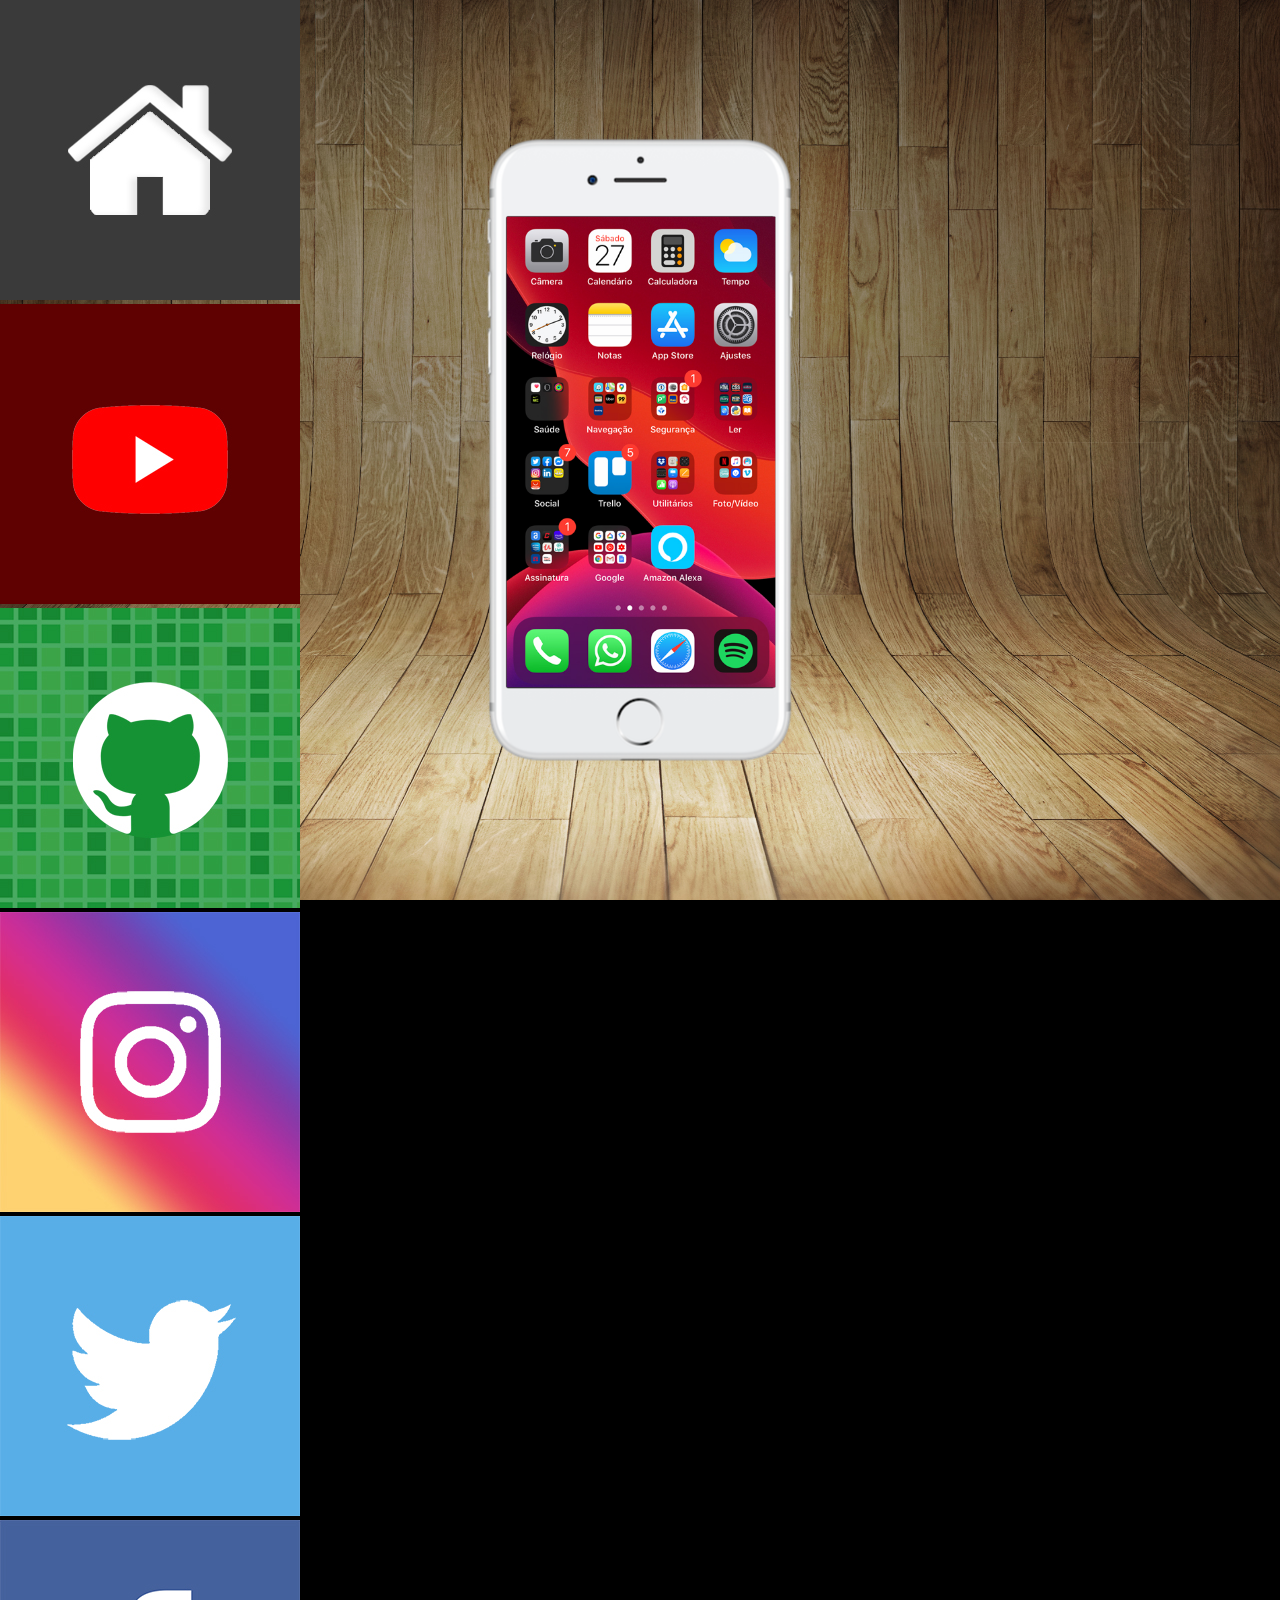
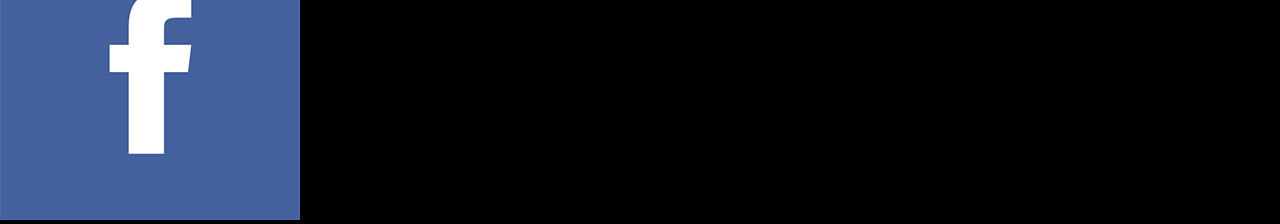
<file: index.html>
<!DOCTYPE html>
<html lang="pt-br">
<head>
    <meta charset="UTF-8">
    <meta name="viewport" content="width=device-width, initial-scale=1.0">
    <link rel="shortcut icon" href="favicon.ico" type="image/x-icon">
    <link rel="stylesheet" href="estilos/style.css">
    <title>Projeto Redes Sociais</title>
</head>
<body>

    <main>
        <section id="telefone">
            <iframe src="home.html" frameborder="0" name="tela" id="tela">
                Seu navegador não é compatível com isso.
            </iframe>
        </section>
        <section id="redes-sociais">
            <a href="#" target="tela"><img src="imagens/logo-home.jpg" alt="home"></a><br>
            <a href="#" target="tela"><img src="imagens/logo-youtube.jpg" alt="youtube"></a><br>
            <a href="#" target="tela"><img src="imagens/logo-github.jpg" alt="github"></a><br>
            <a href="#" target="tela"><img src="imagens/logo-instagram.jpg" alt="instagram"></a><br>
            <a href="#" target="tela"><img src="imagens/logo-twitter.jpg" alt="twitter"></a><br>
            <a href="#" target="tela"><img src="imagens/logo-facebook.jpg" alt="facebook"></a>
            </a>
        </section>
    </main>
    
</body>
</html>
</file>
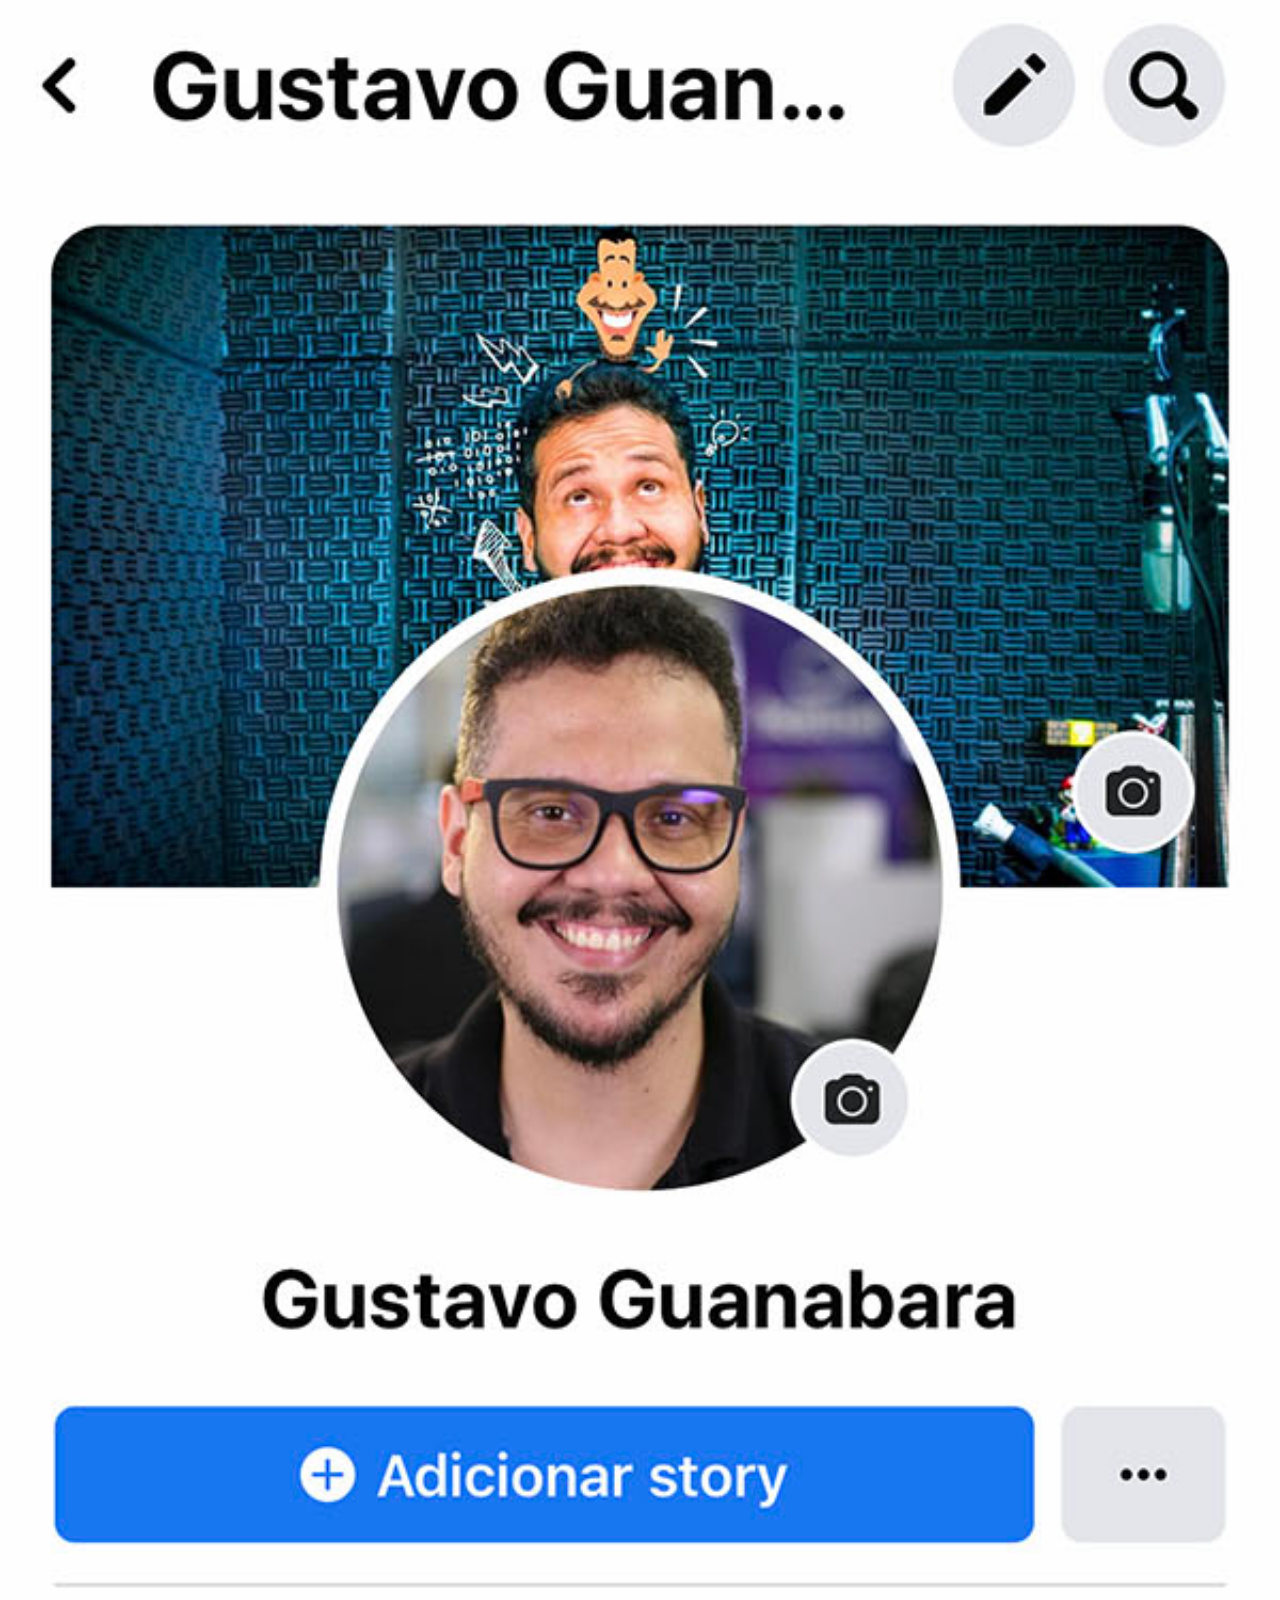
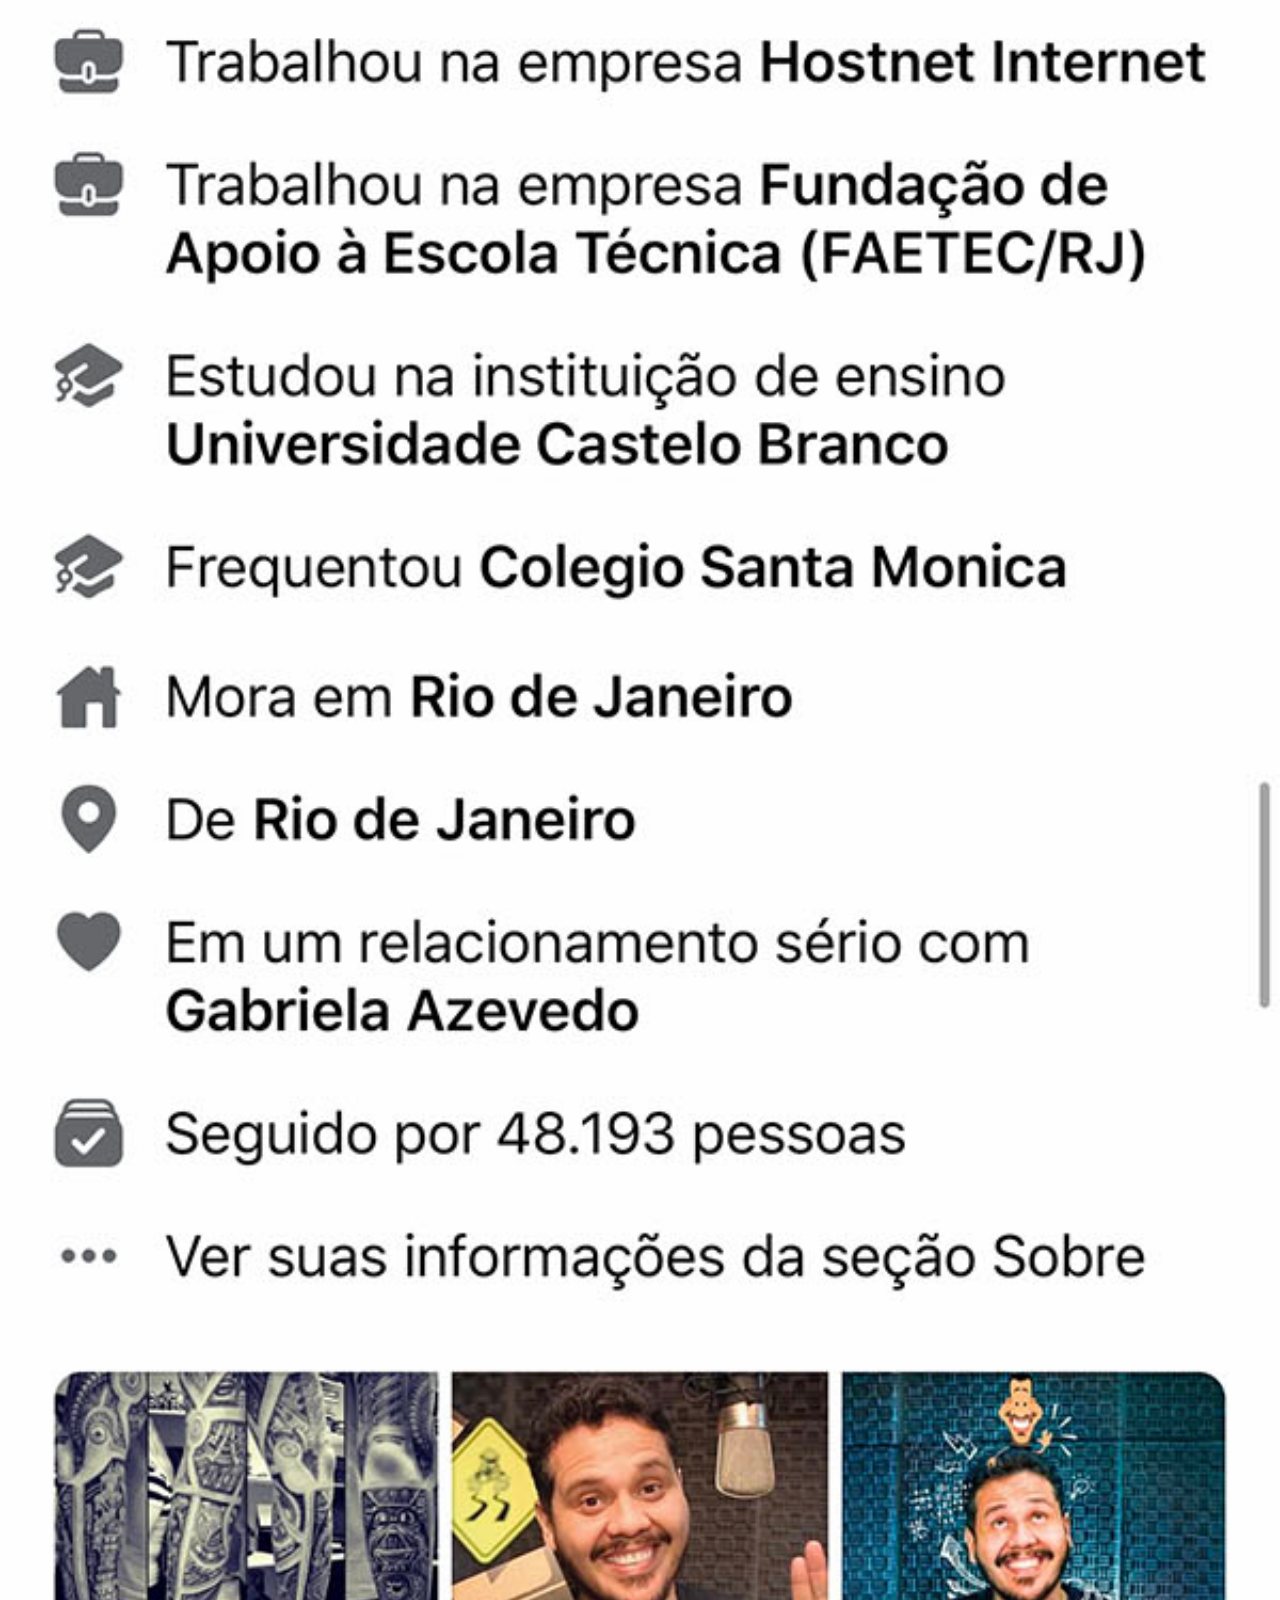
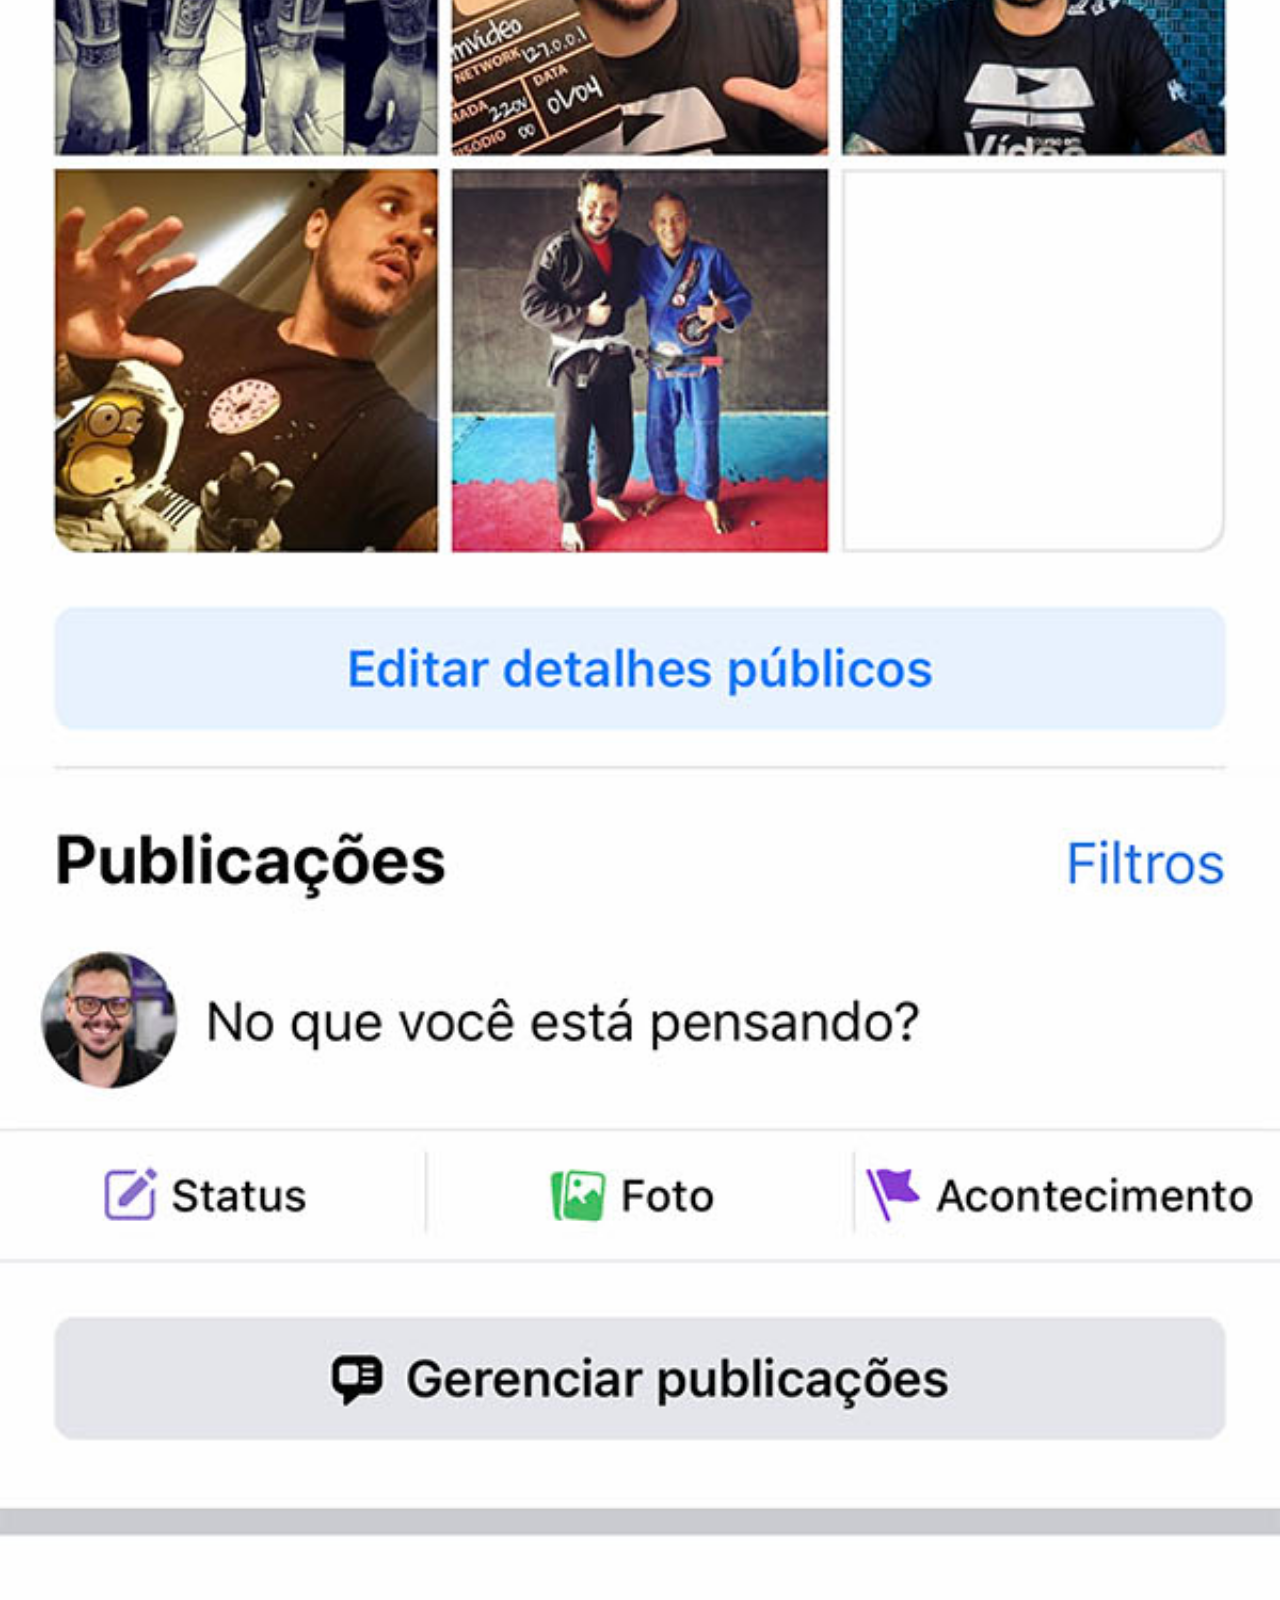
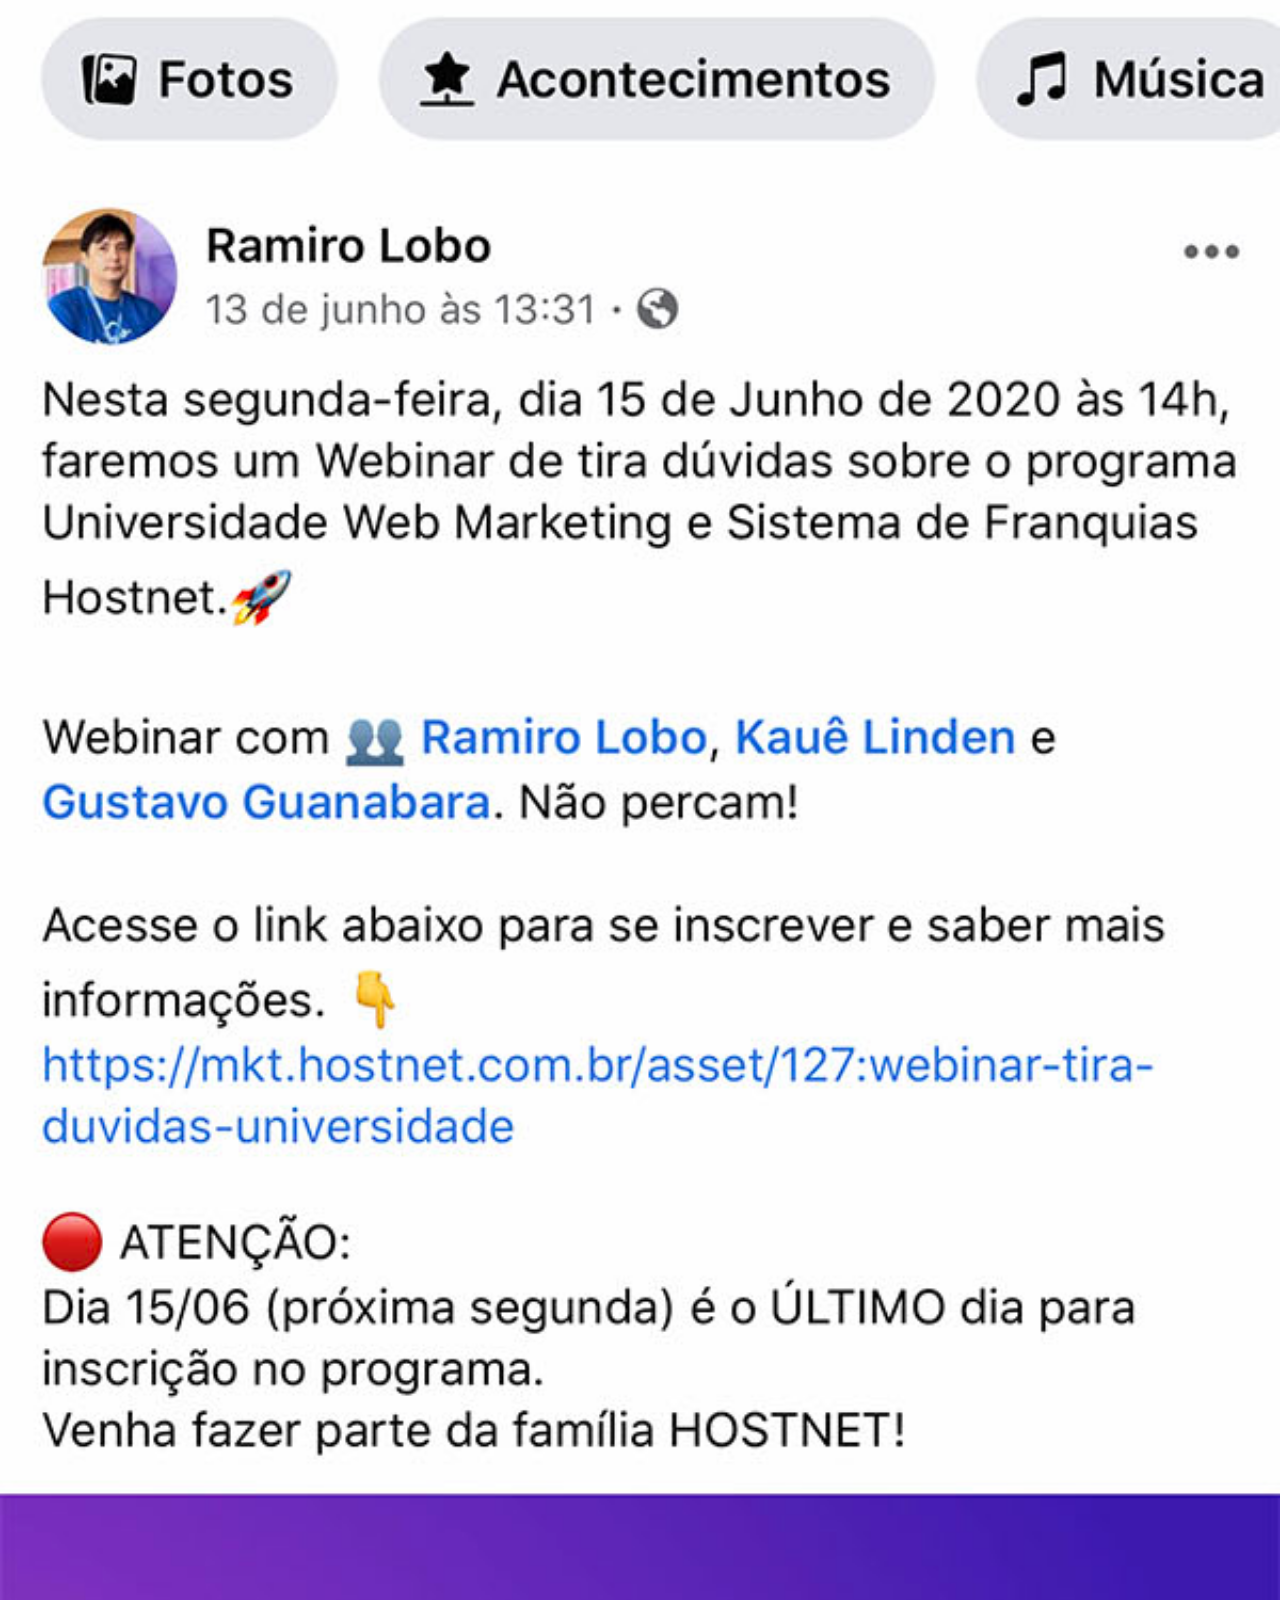
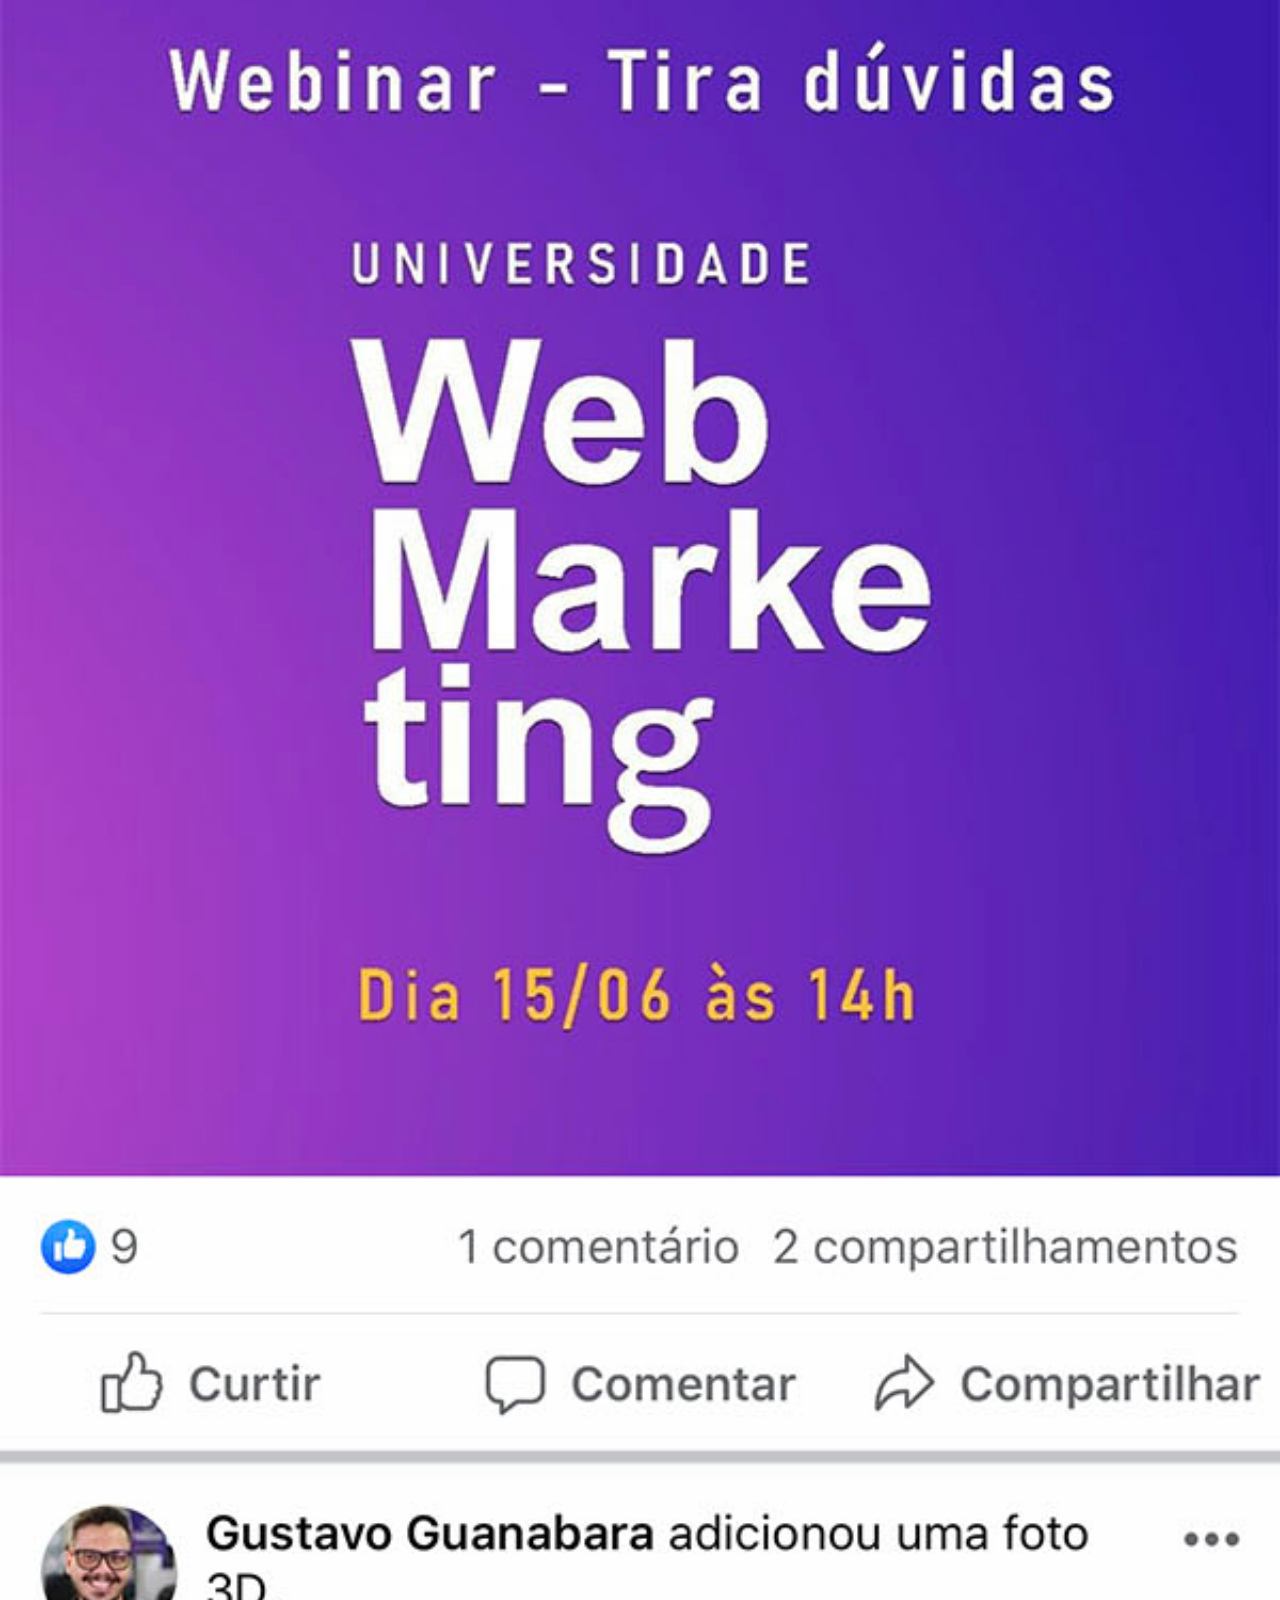
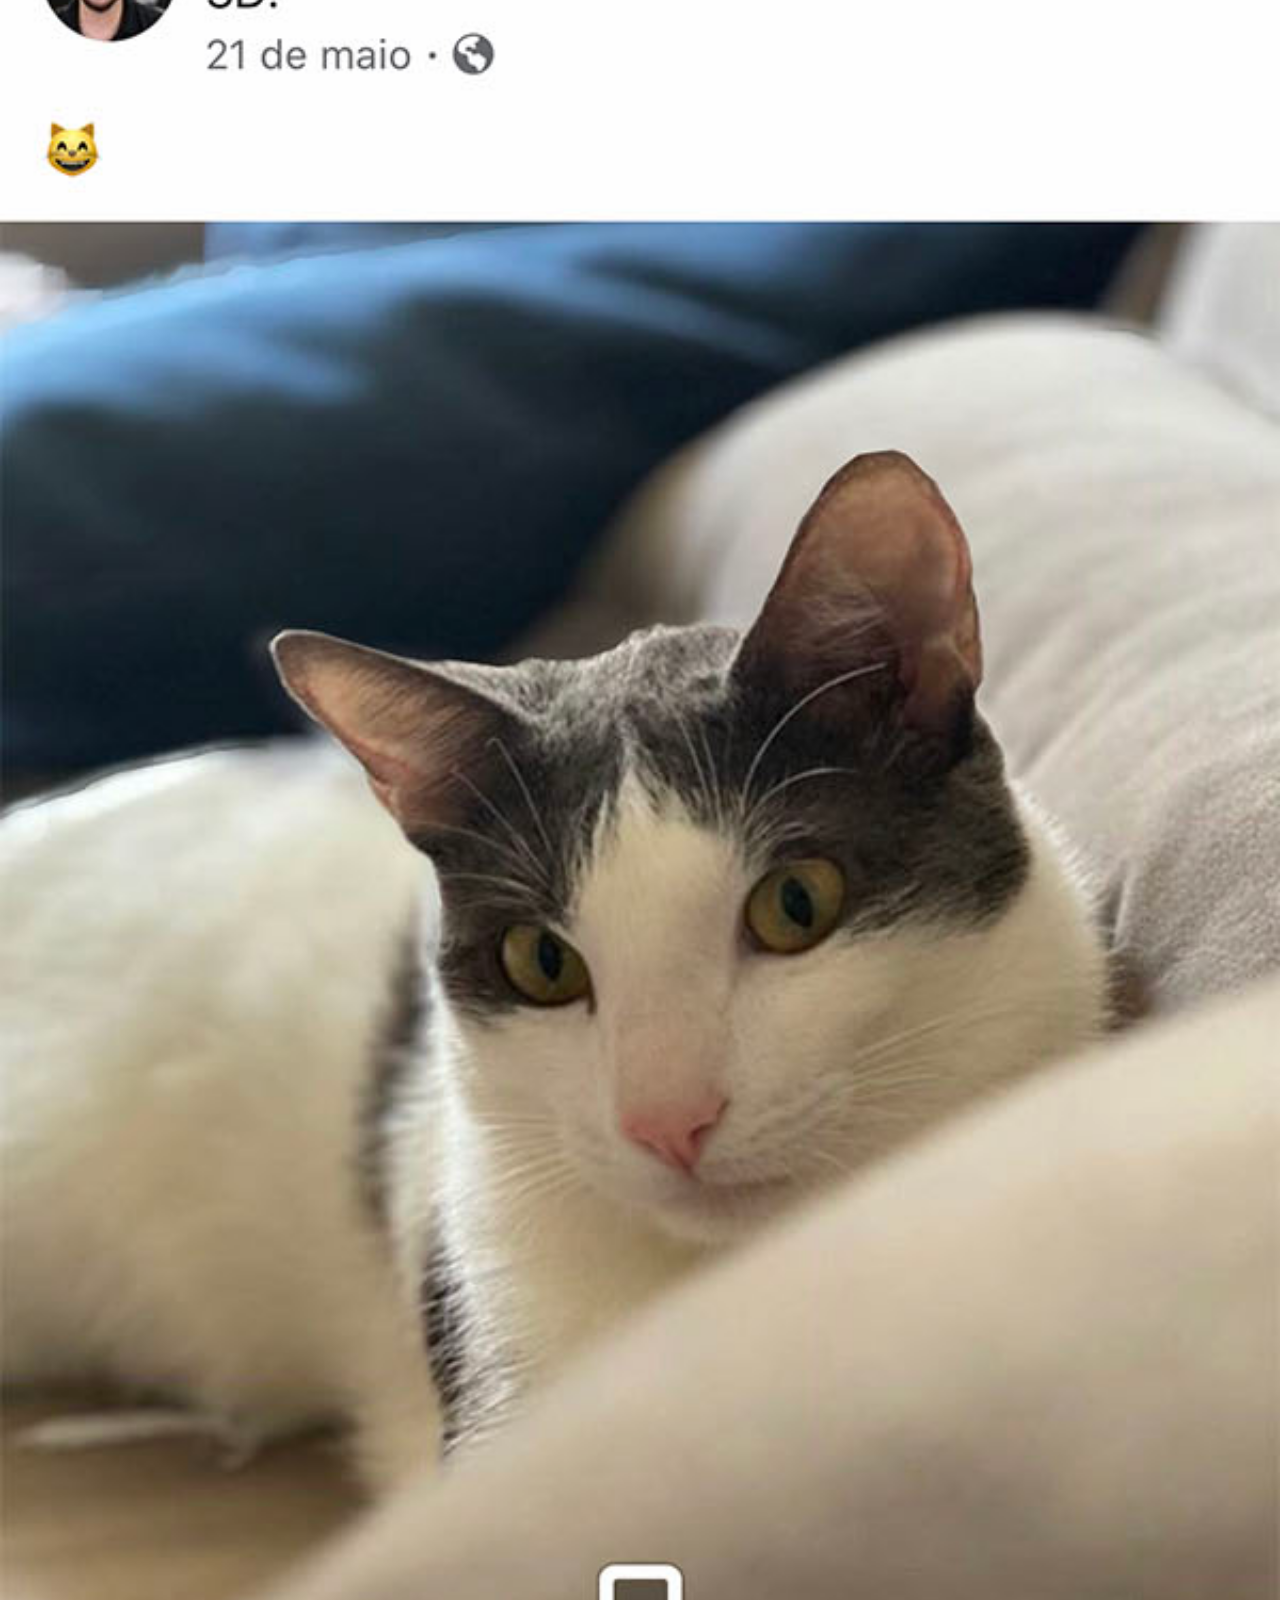
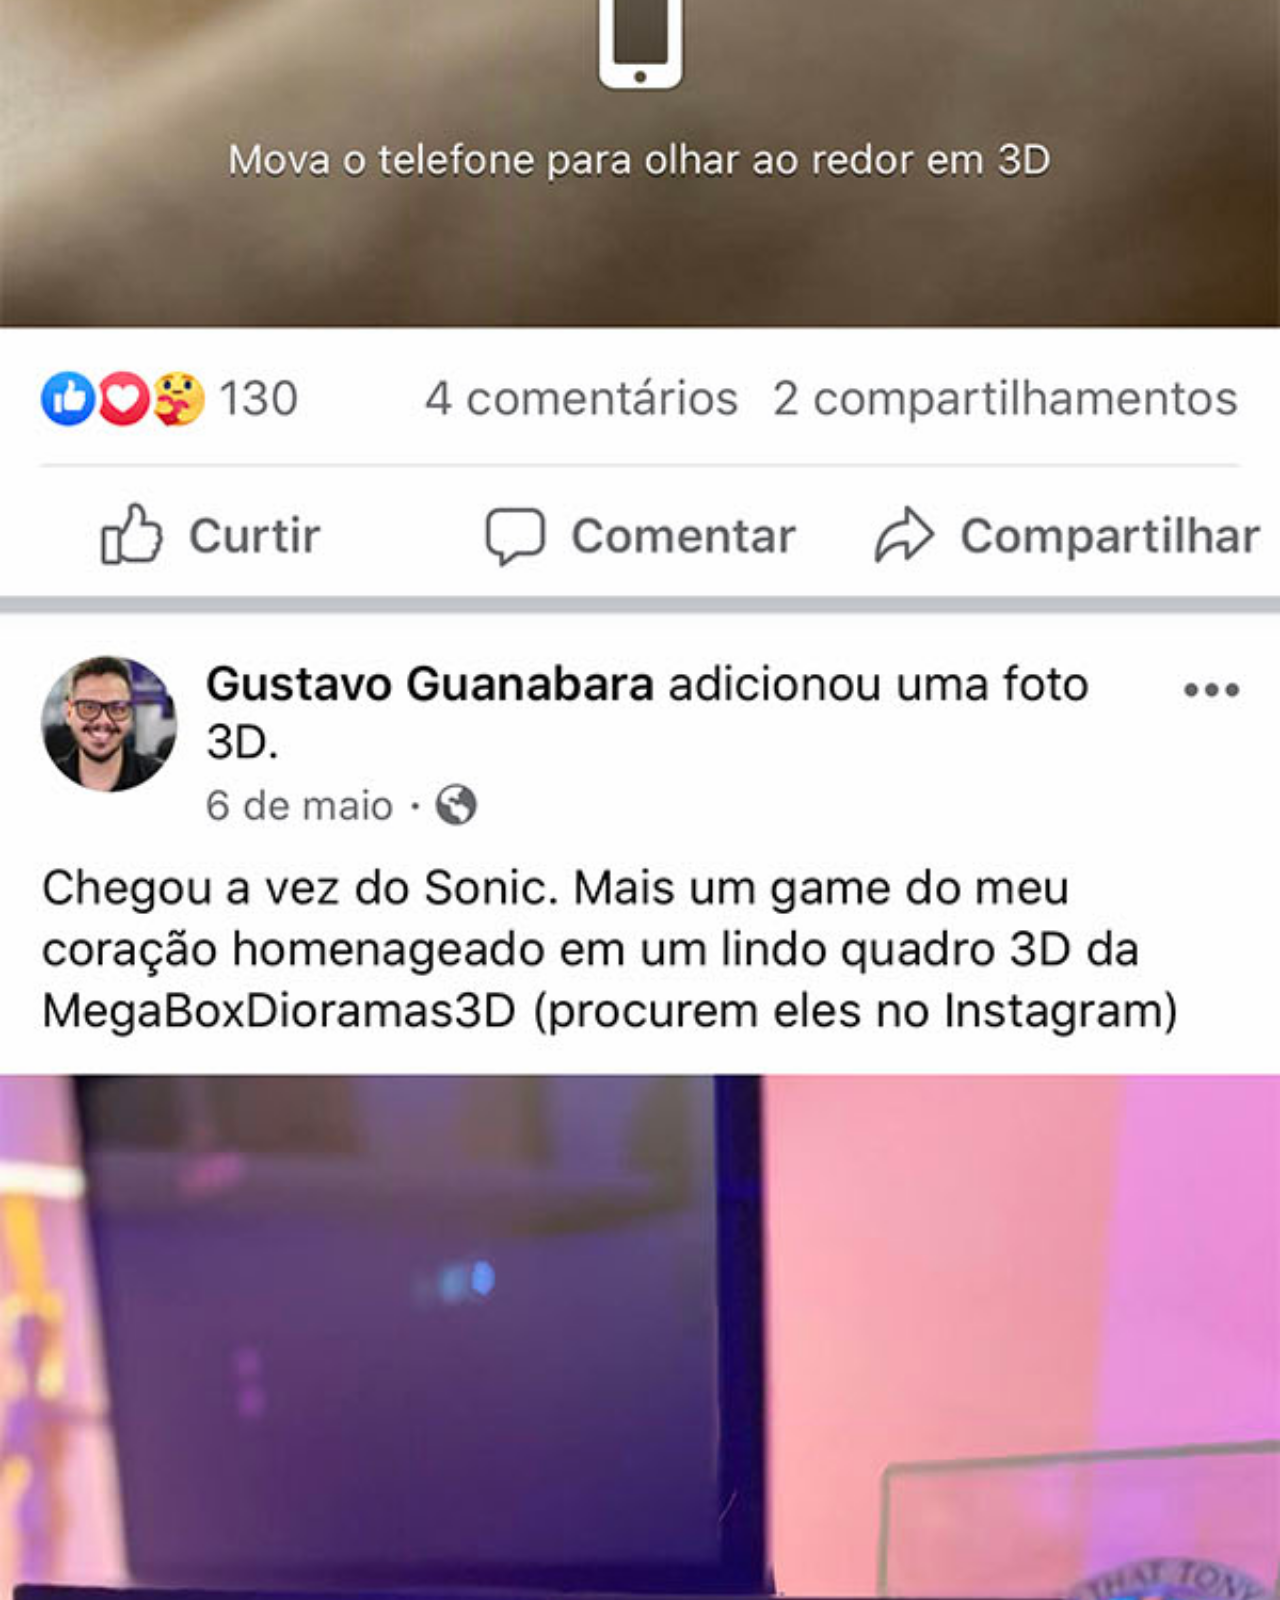
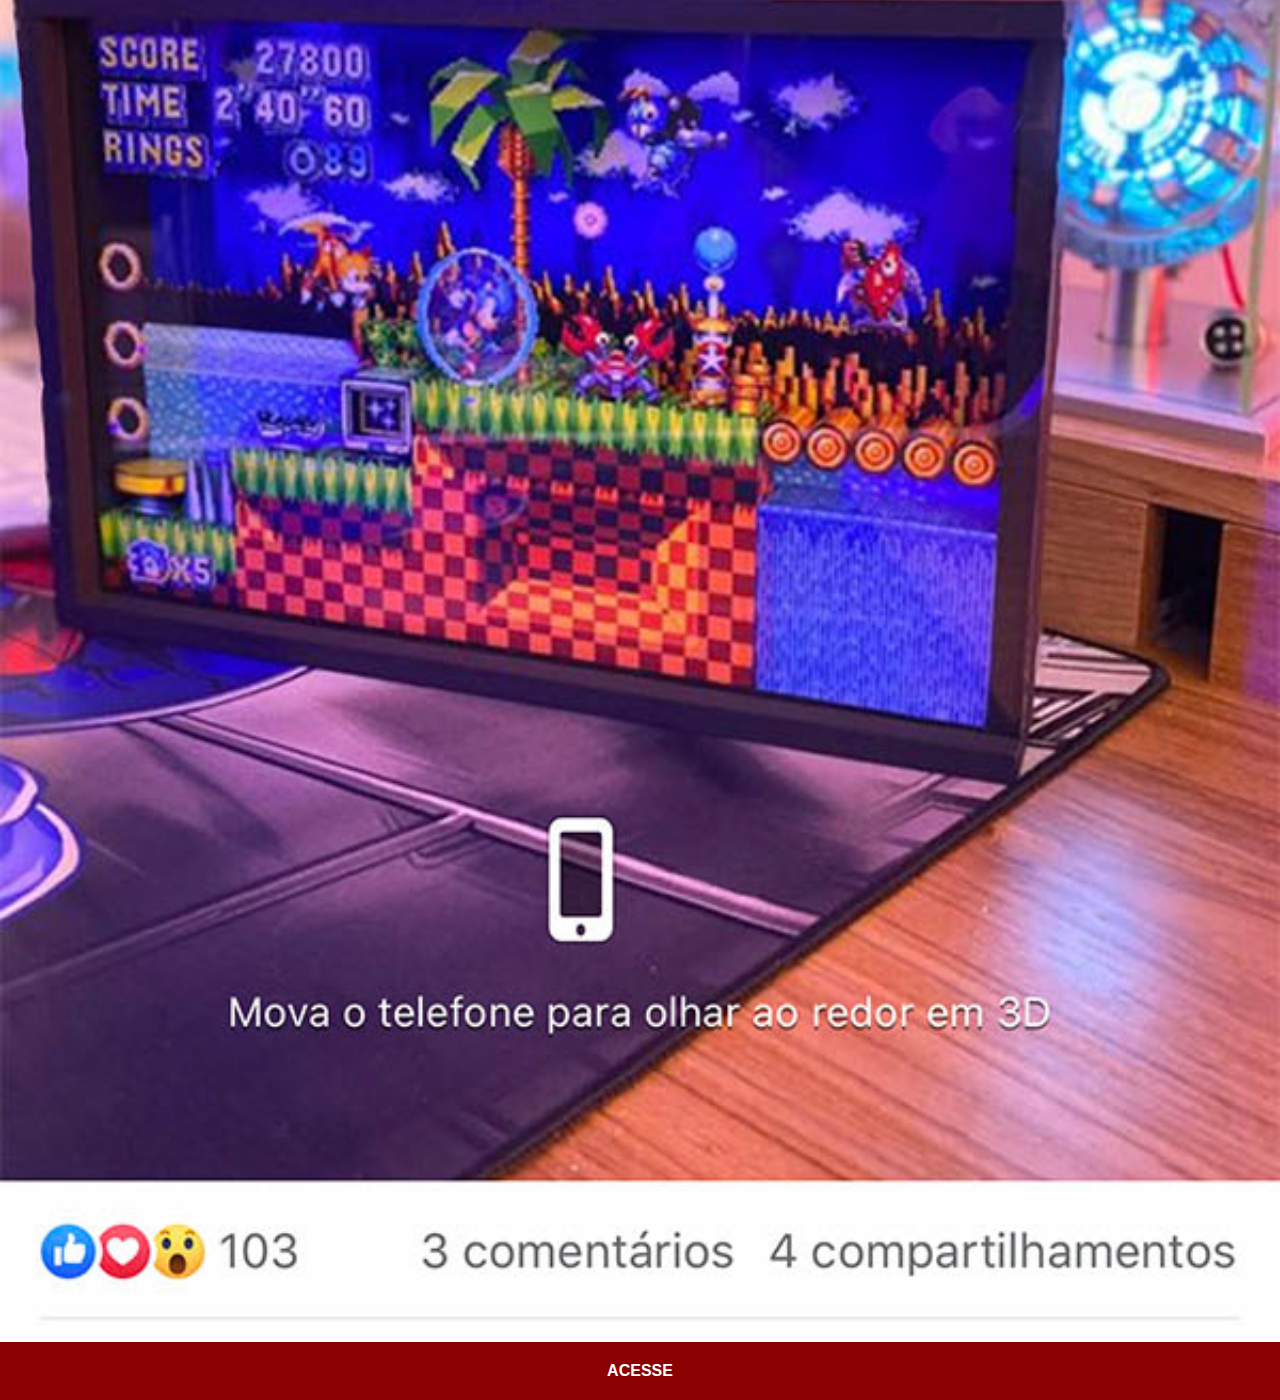
<file: facebook.html>
<!DOCTYPE html>
<html lang="pt-br">
<head>
    <meta charset="UTF-8">
    <meta name="viewport" content="width=device-width, initial-scale=1.0">
    <link rel="stylesheet" href="estilos/social.css">
    <title>Facebook</title>
</head>
<body>

    <img src="imagens/tela-facebook.jpg" alt="youtube">
    <a href="https://www.facebook.com/gustavoguanabara/?locale=pt_BR" target="_blank">ACESSE</a>

</body>
</html>
</file>
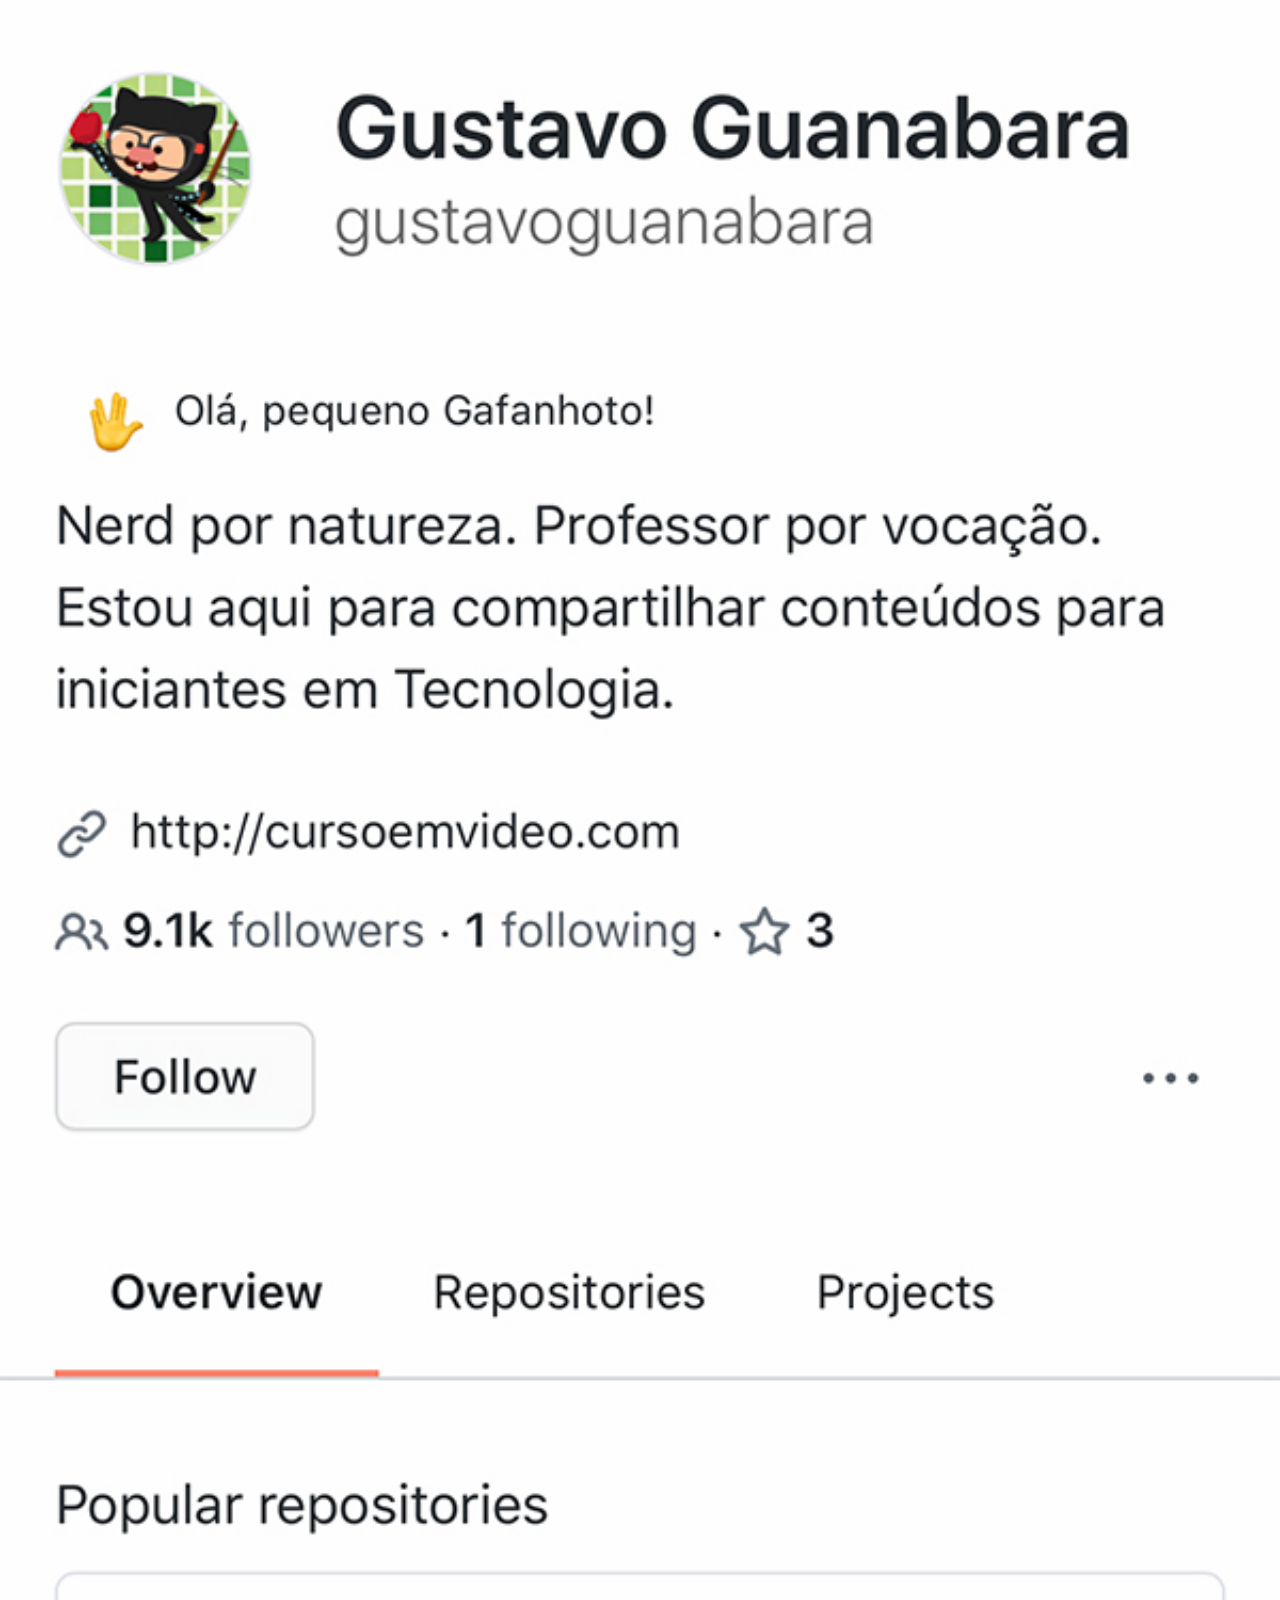
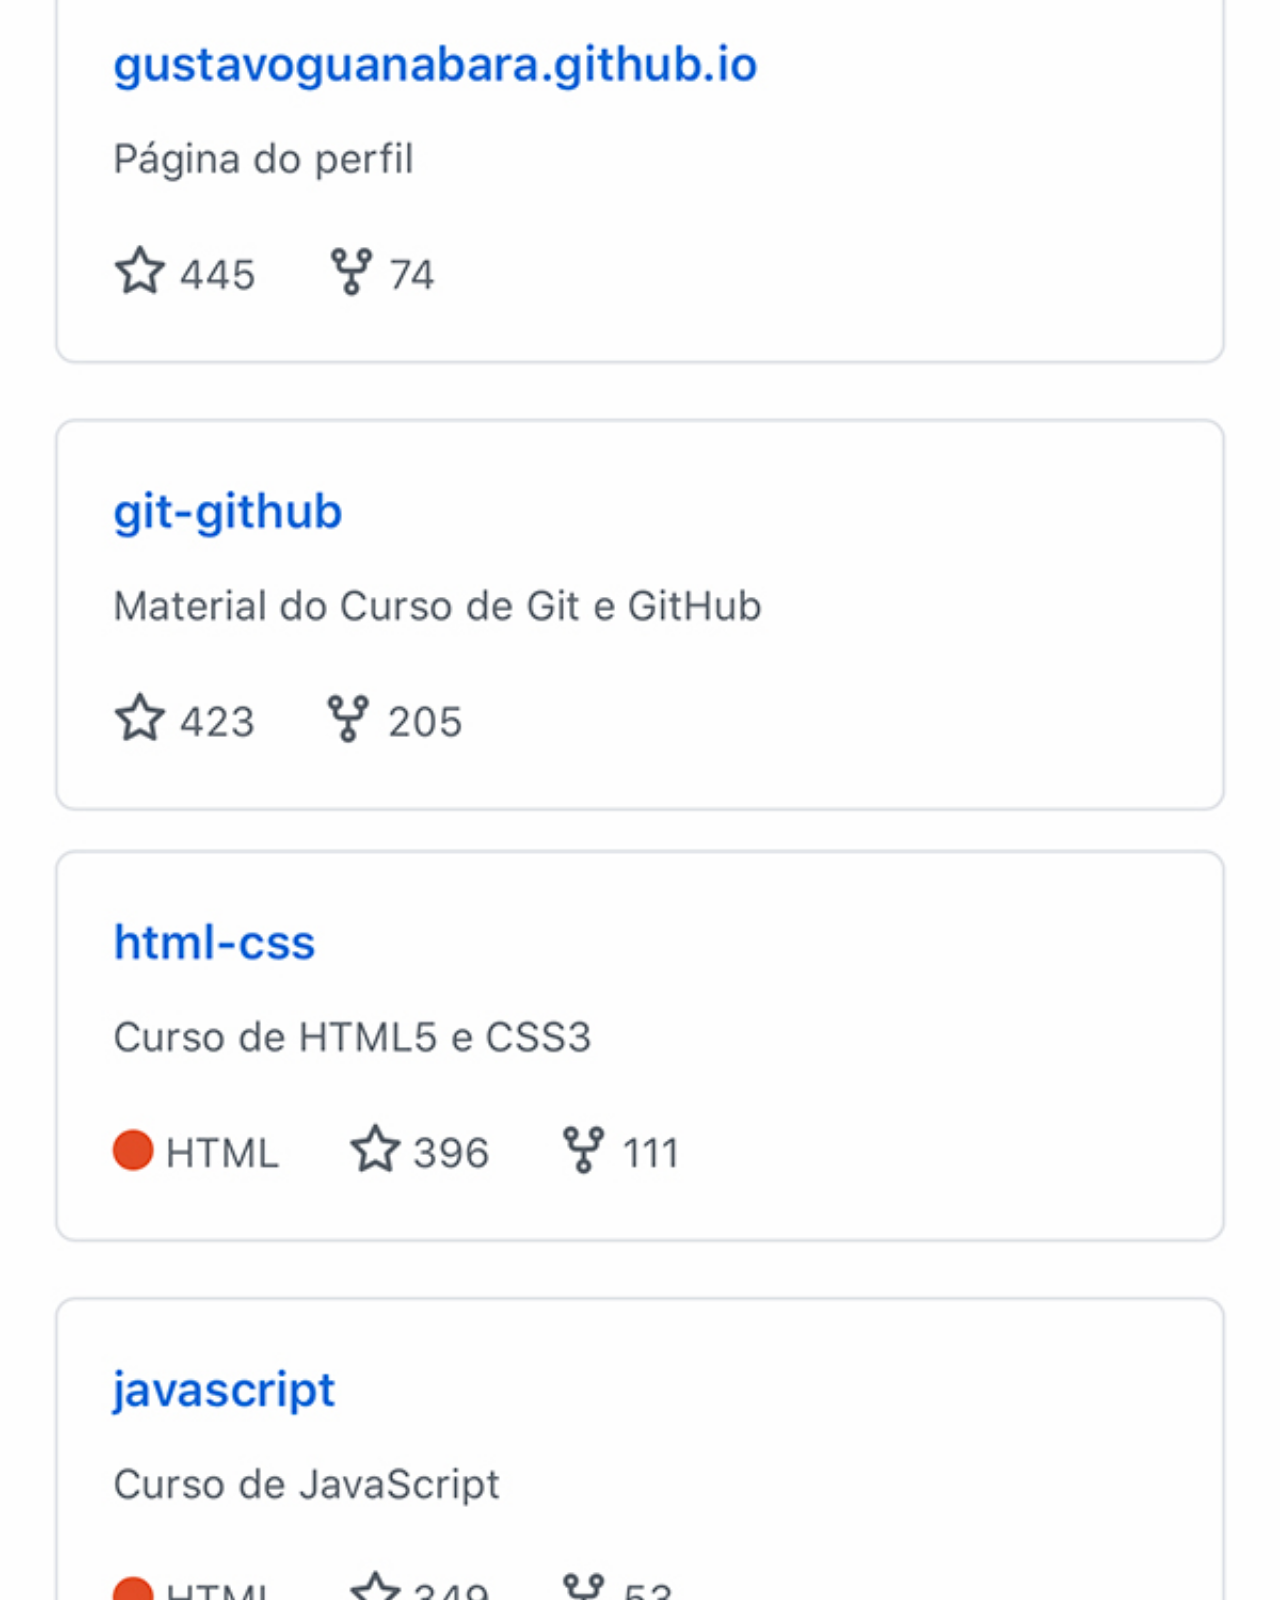
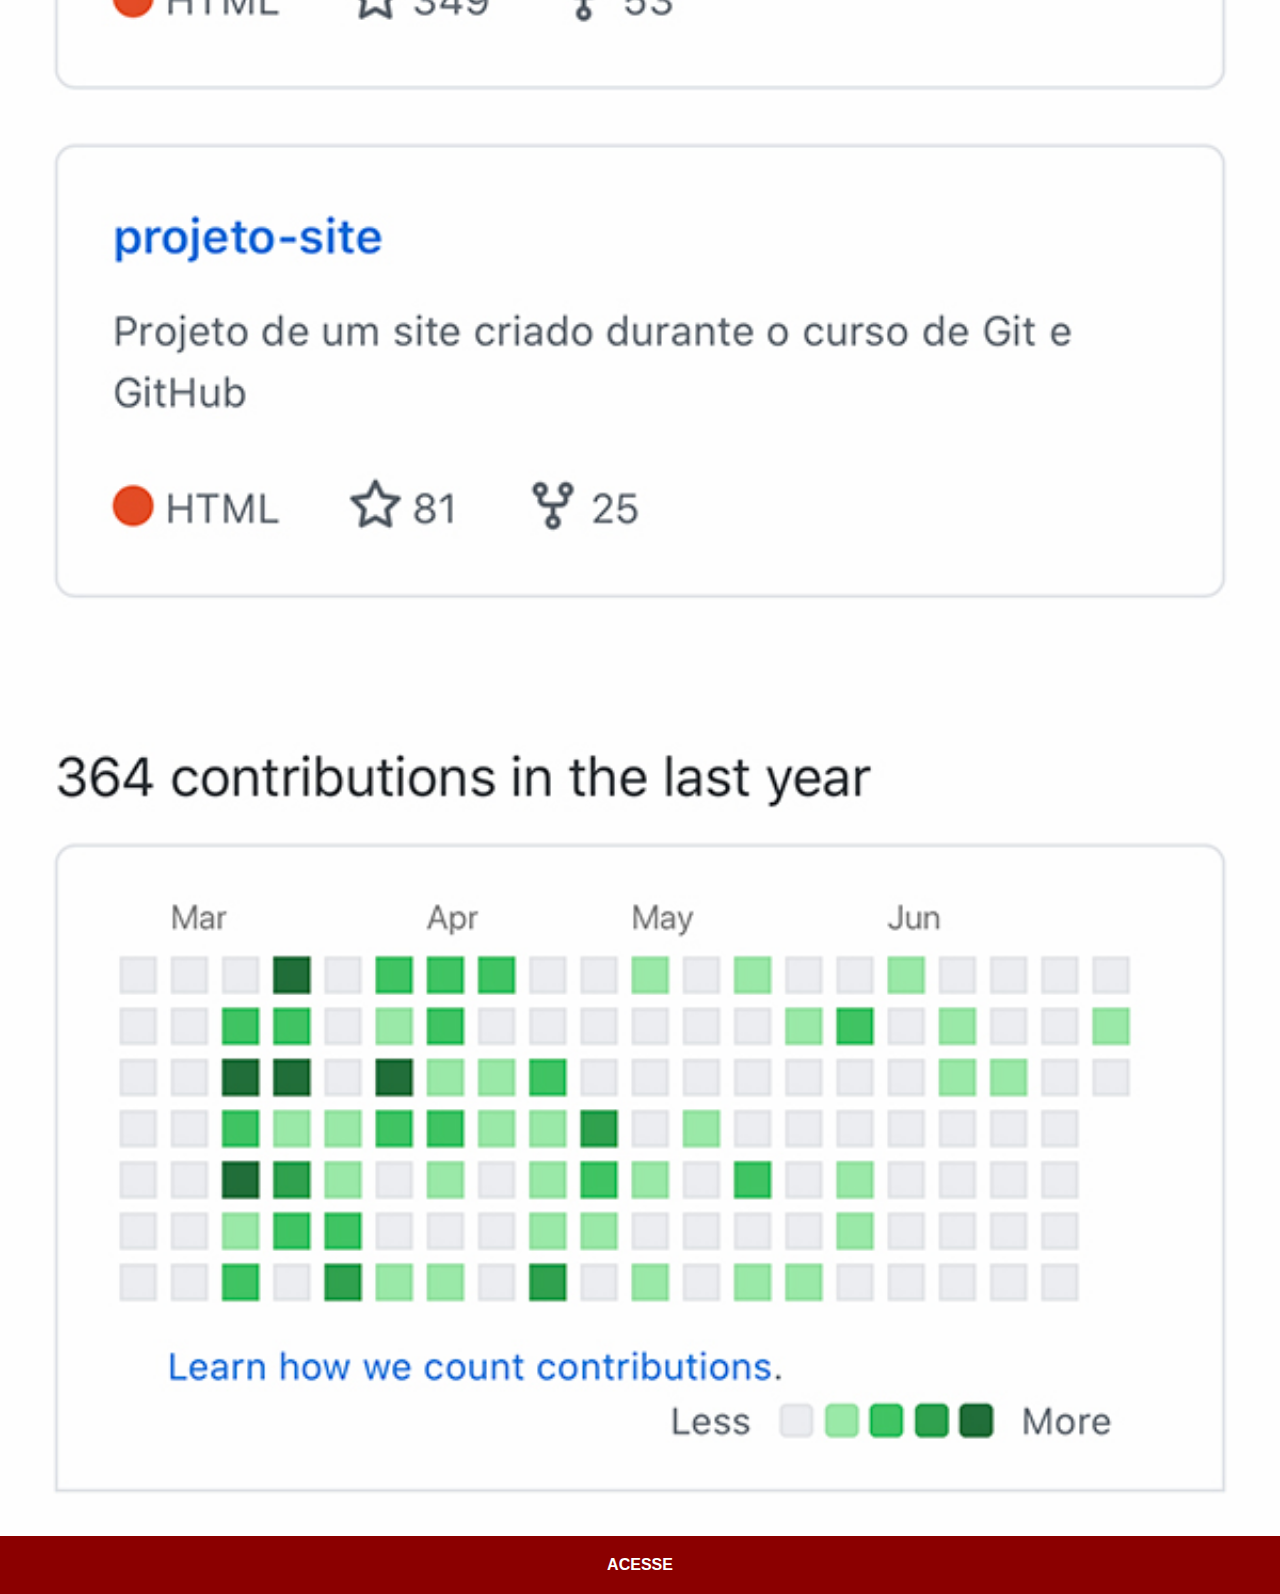
<file: github.html>
<!DOCTYPE html>
<html lang="pt-br">
<head>
    <meta charset="UTF-8">
    <meta name="viewport" content="width=device-width, initial-scale=1.0">
    <link rel="stylesheet" href="estilos/social.css">
    <title>Github</title>
</head>
<body>

    <img src="imagens/tela-github.jpg" alt="github">
    <a href="https://github.com/gustavoguanabara" target="_blank">ACESSE</a>

</body>
</html>
</file>
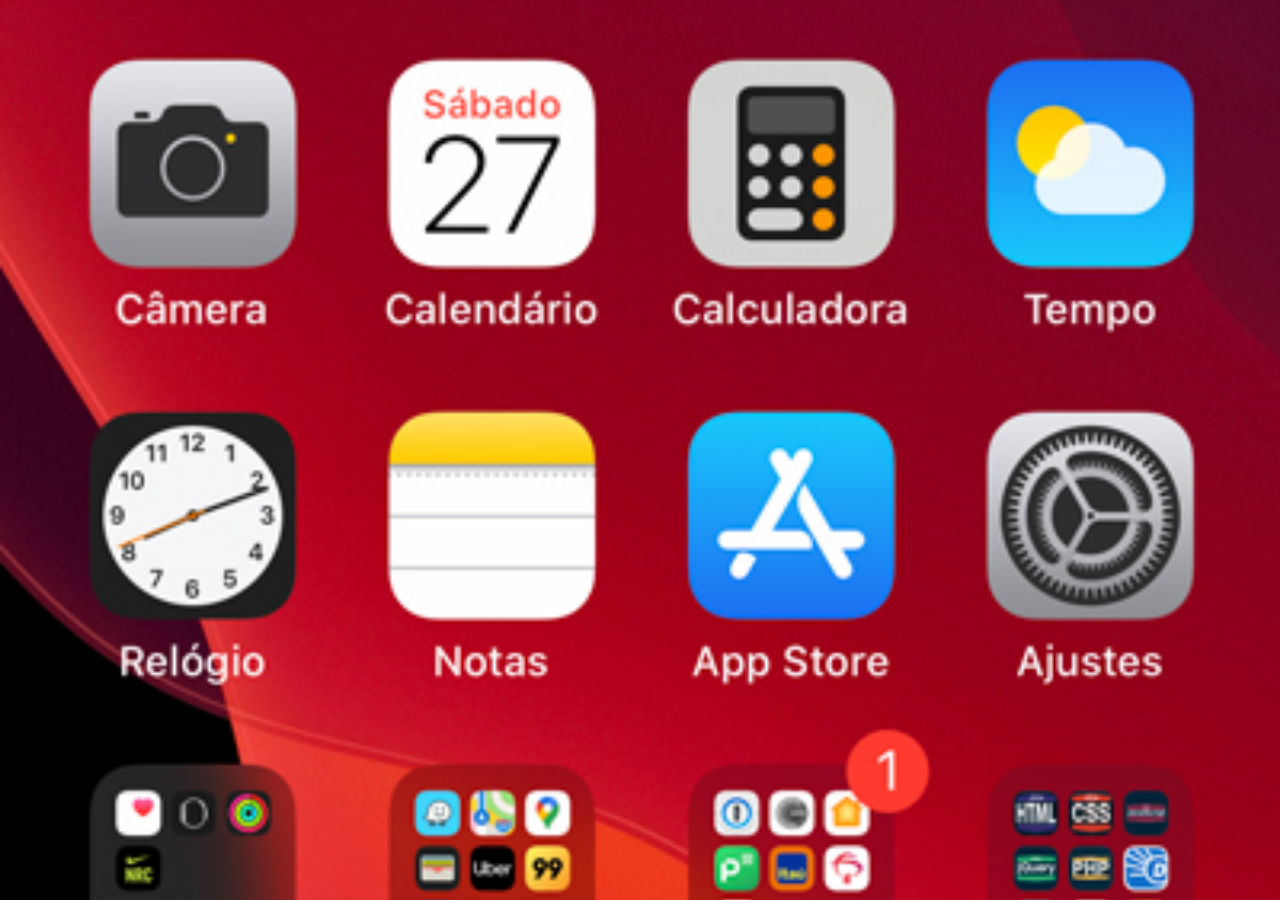
<file: home.html>
<!DOCTYPE html>
<html lang="pt-br">
<head>
    <meta charset="UTF-8">
    <meta name="viewport" content="width=device-width, initial-scale=1.0">
    <title>Home</title>
    <style>
        *{
            margin: 0px;
            padding: 0px;
        }

        body{
            width: 100vw;
            height: 100vh;
            background: black url('imagens/tela-home.jpg') no-repeat top center;
            background-size: cover;
        }
    </style>
</head>
<body>
    
</body>
</html>
</file>
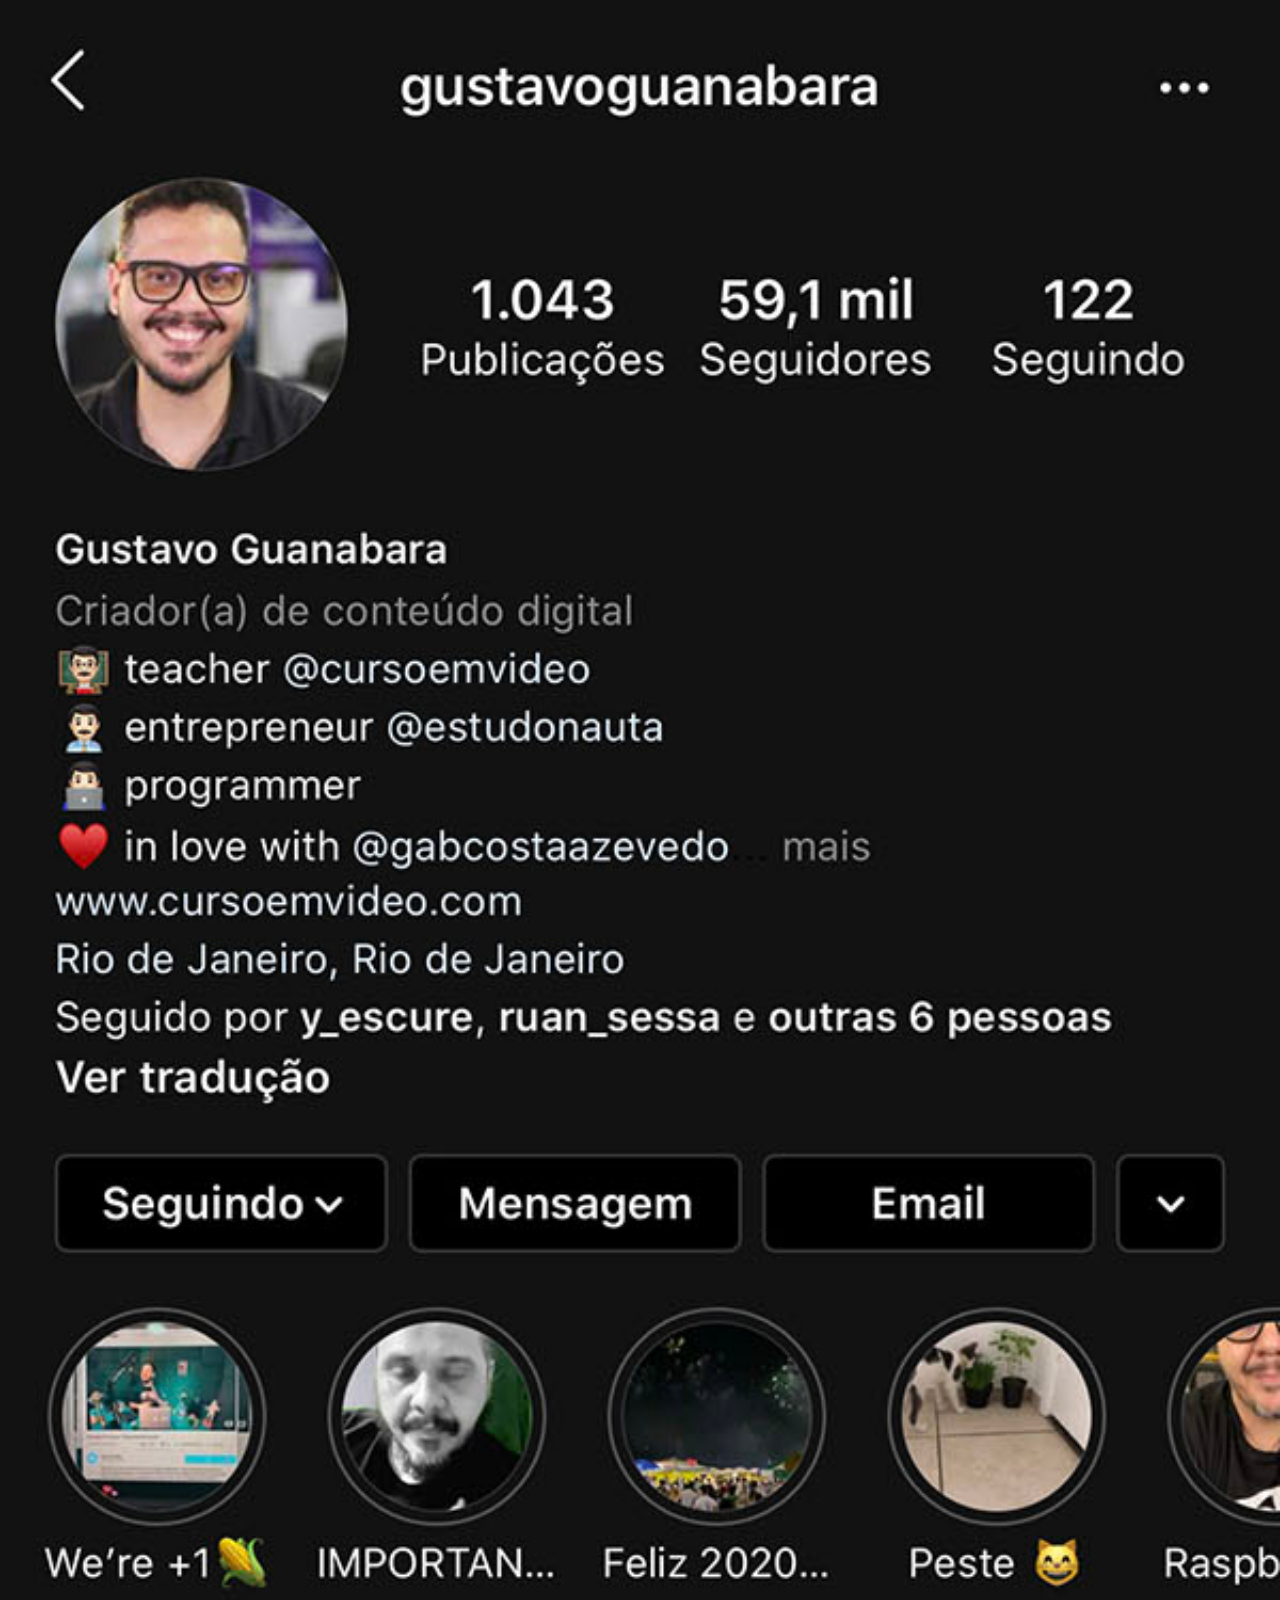
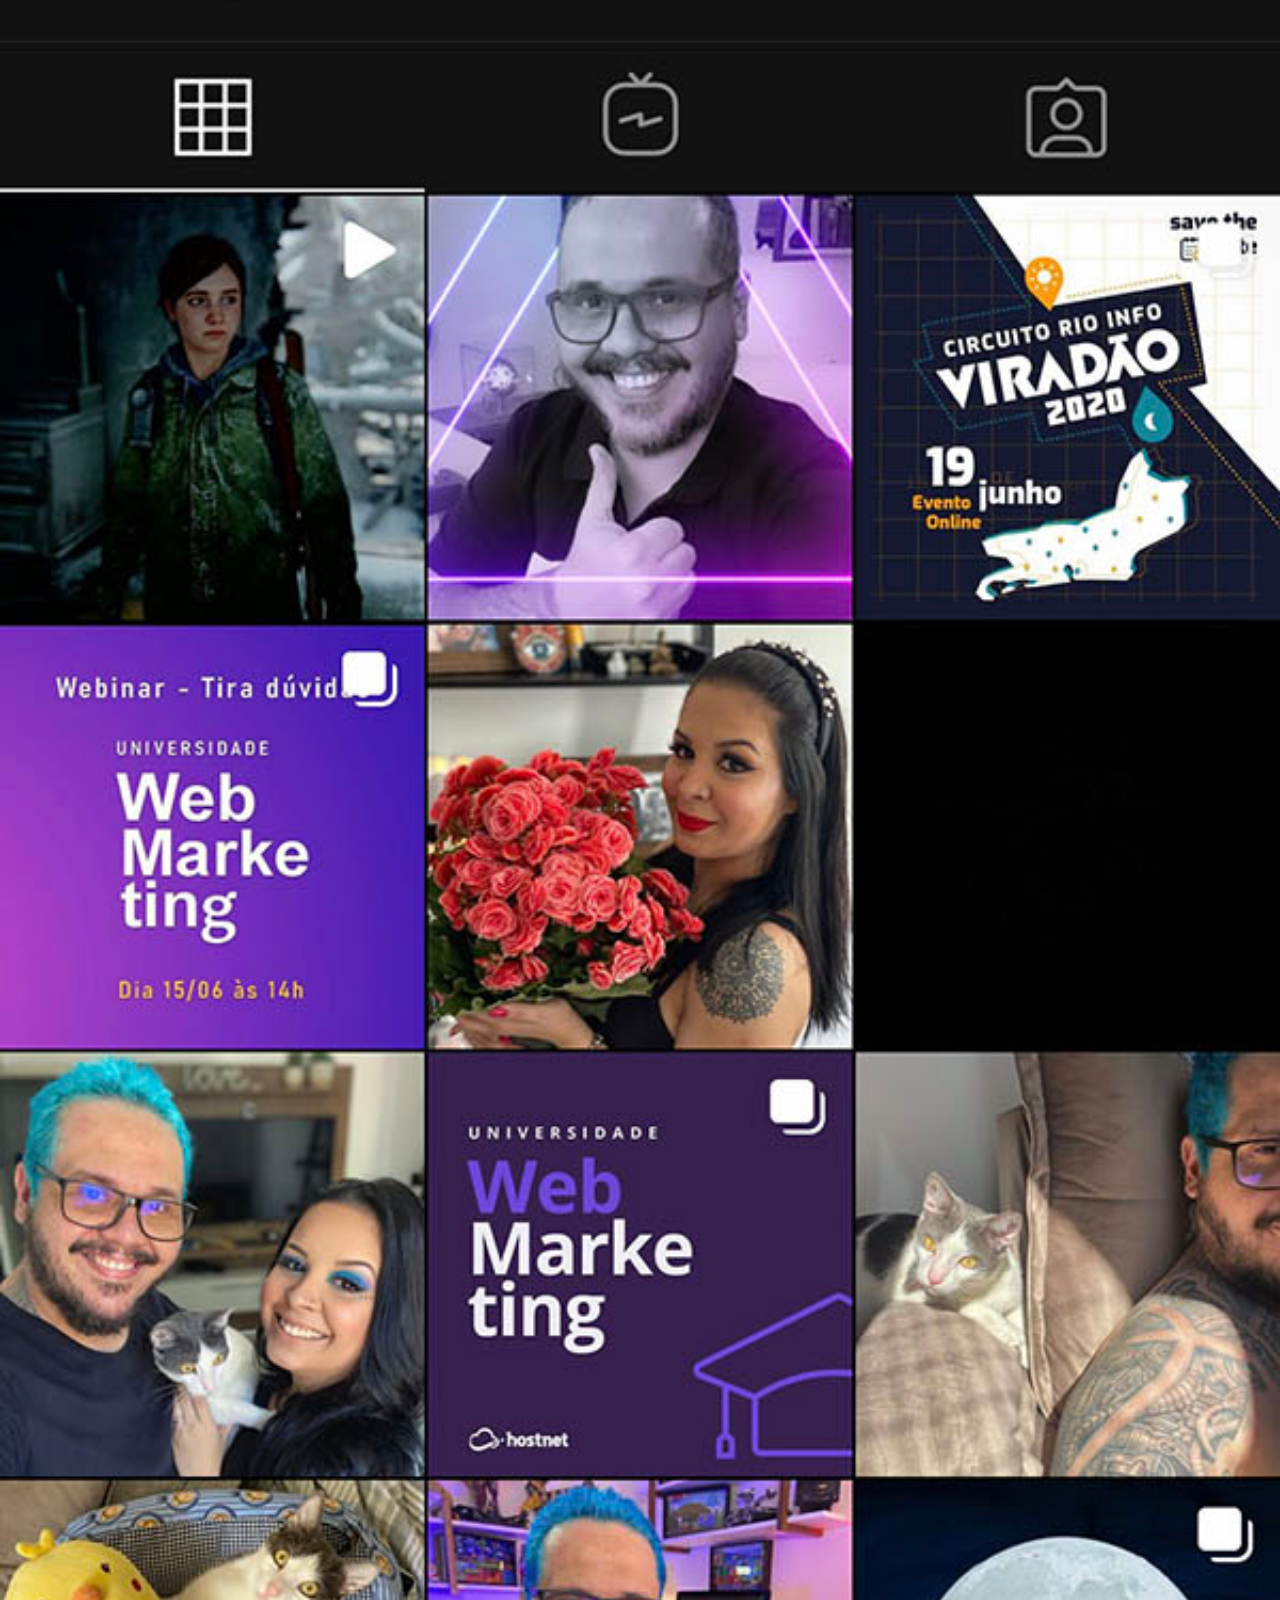
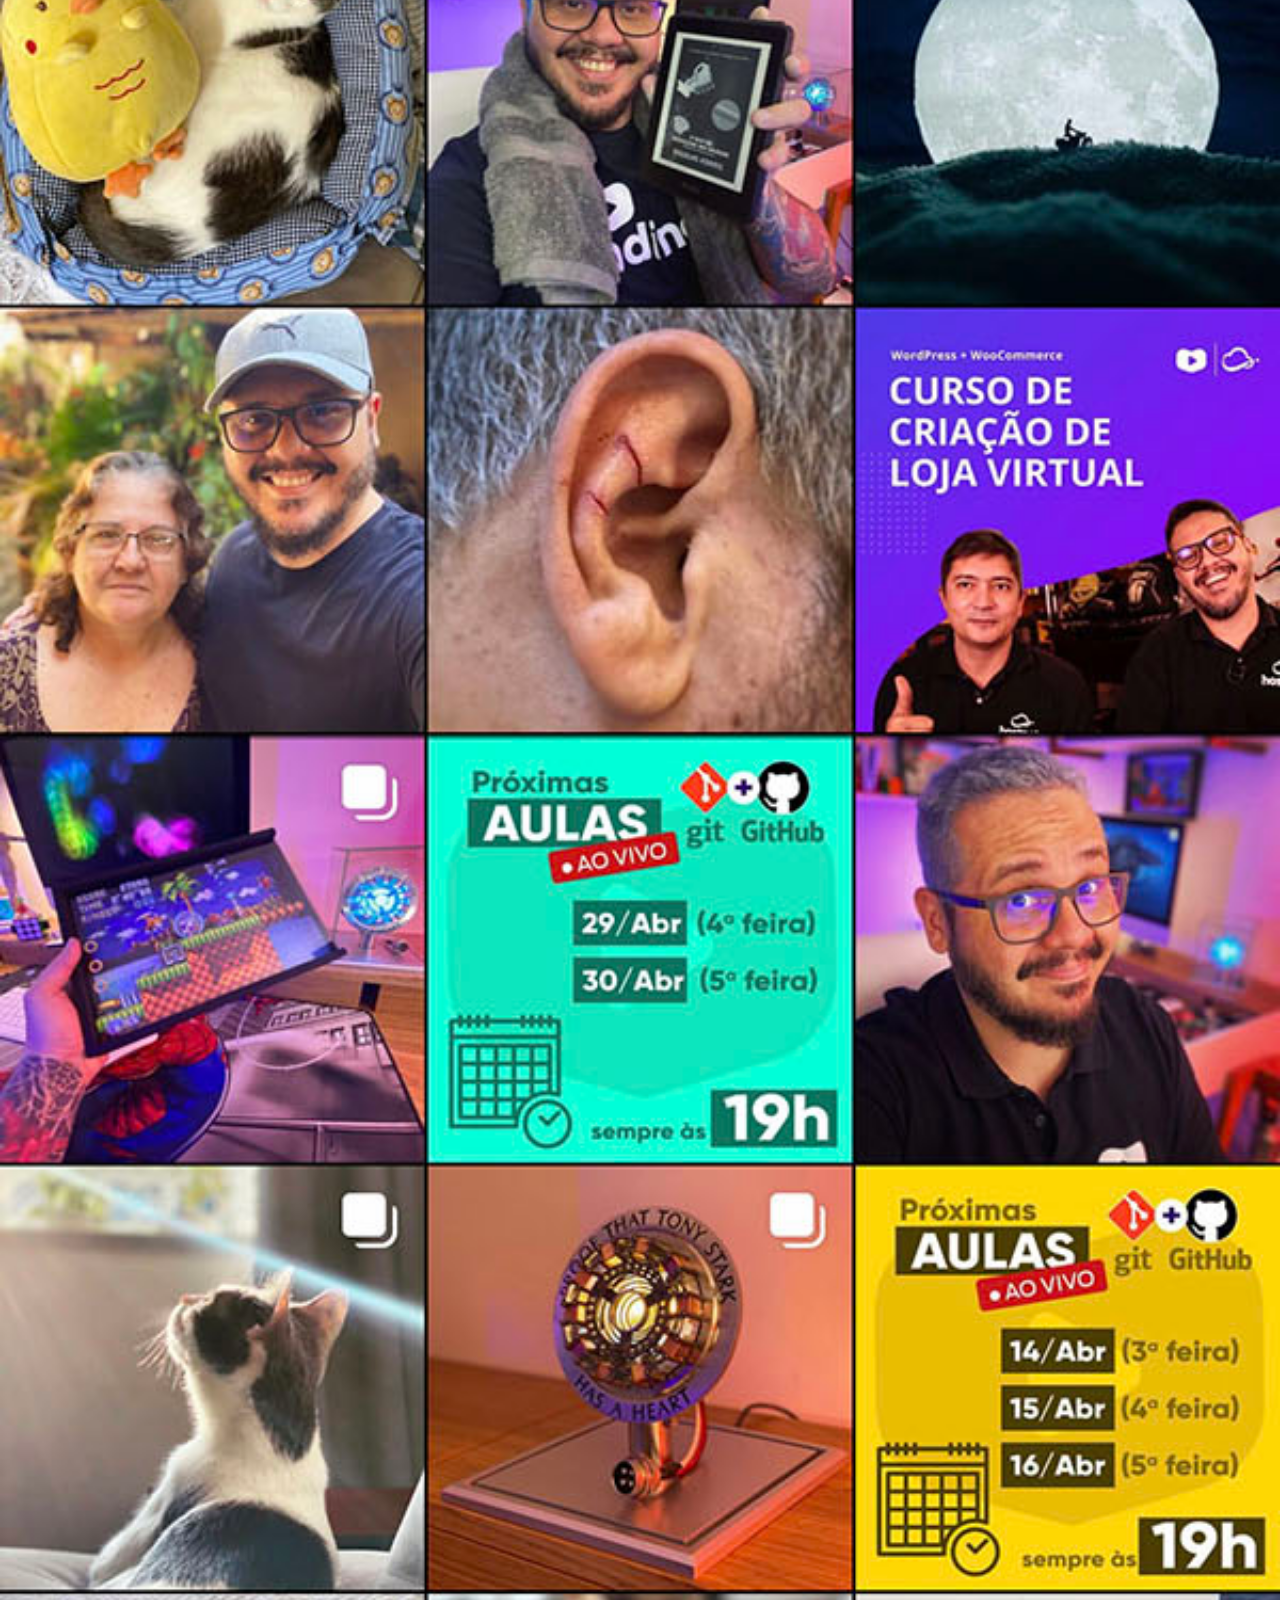
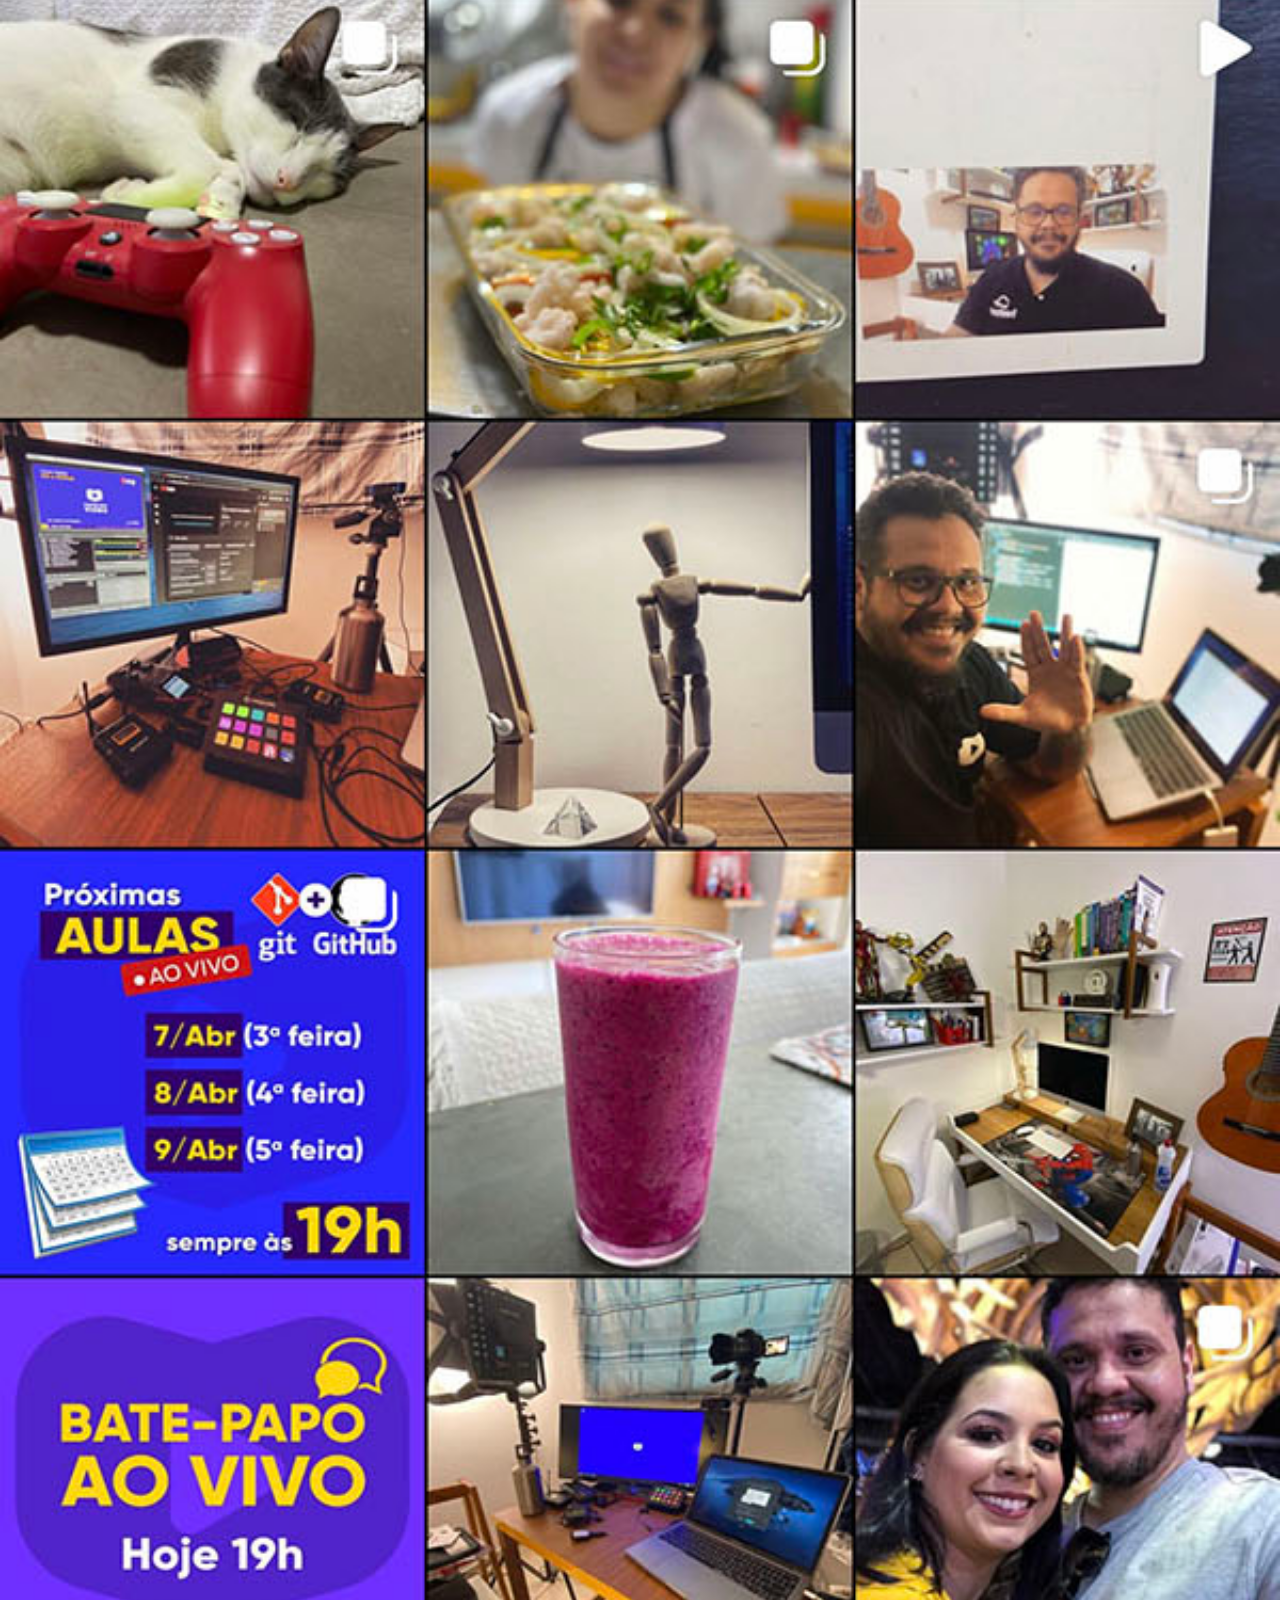
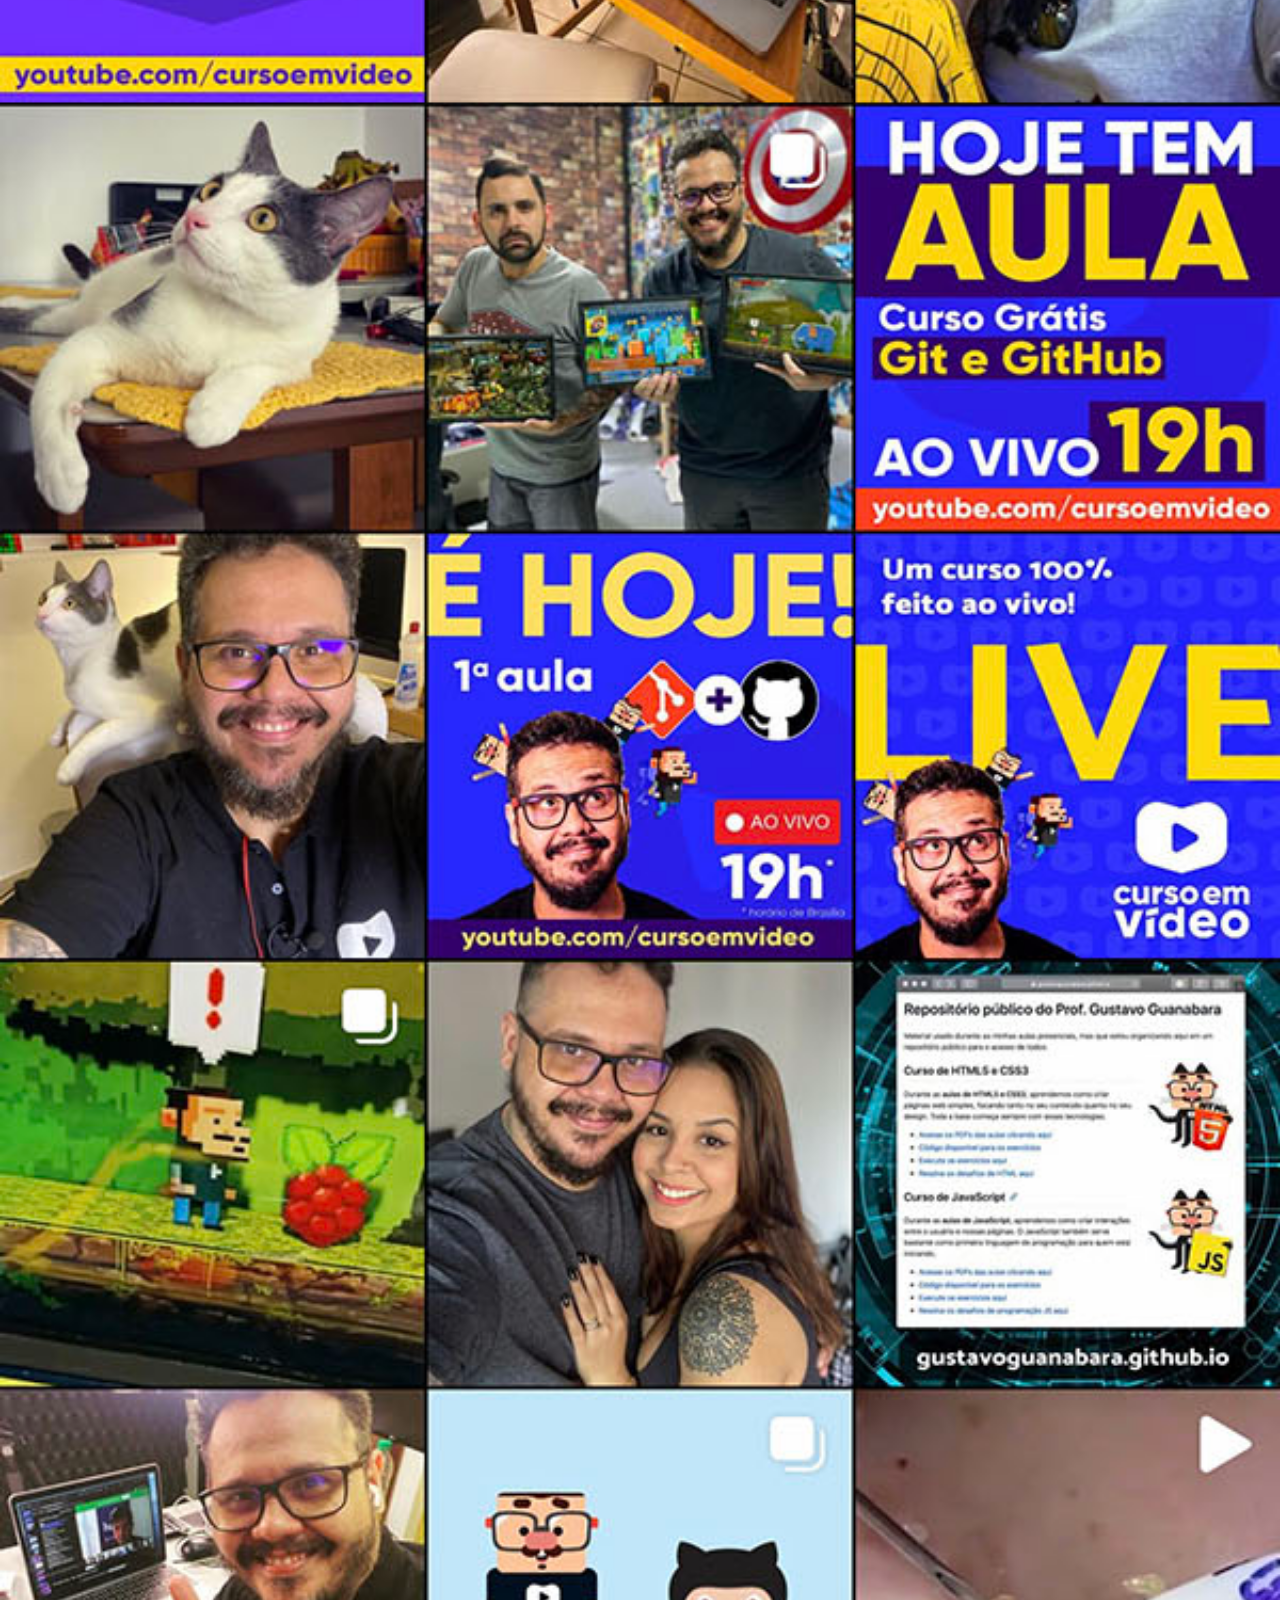
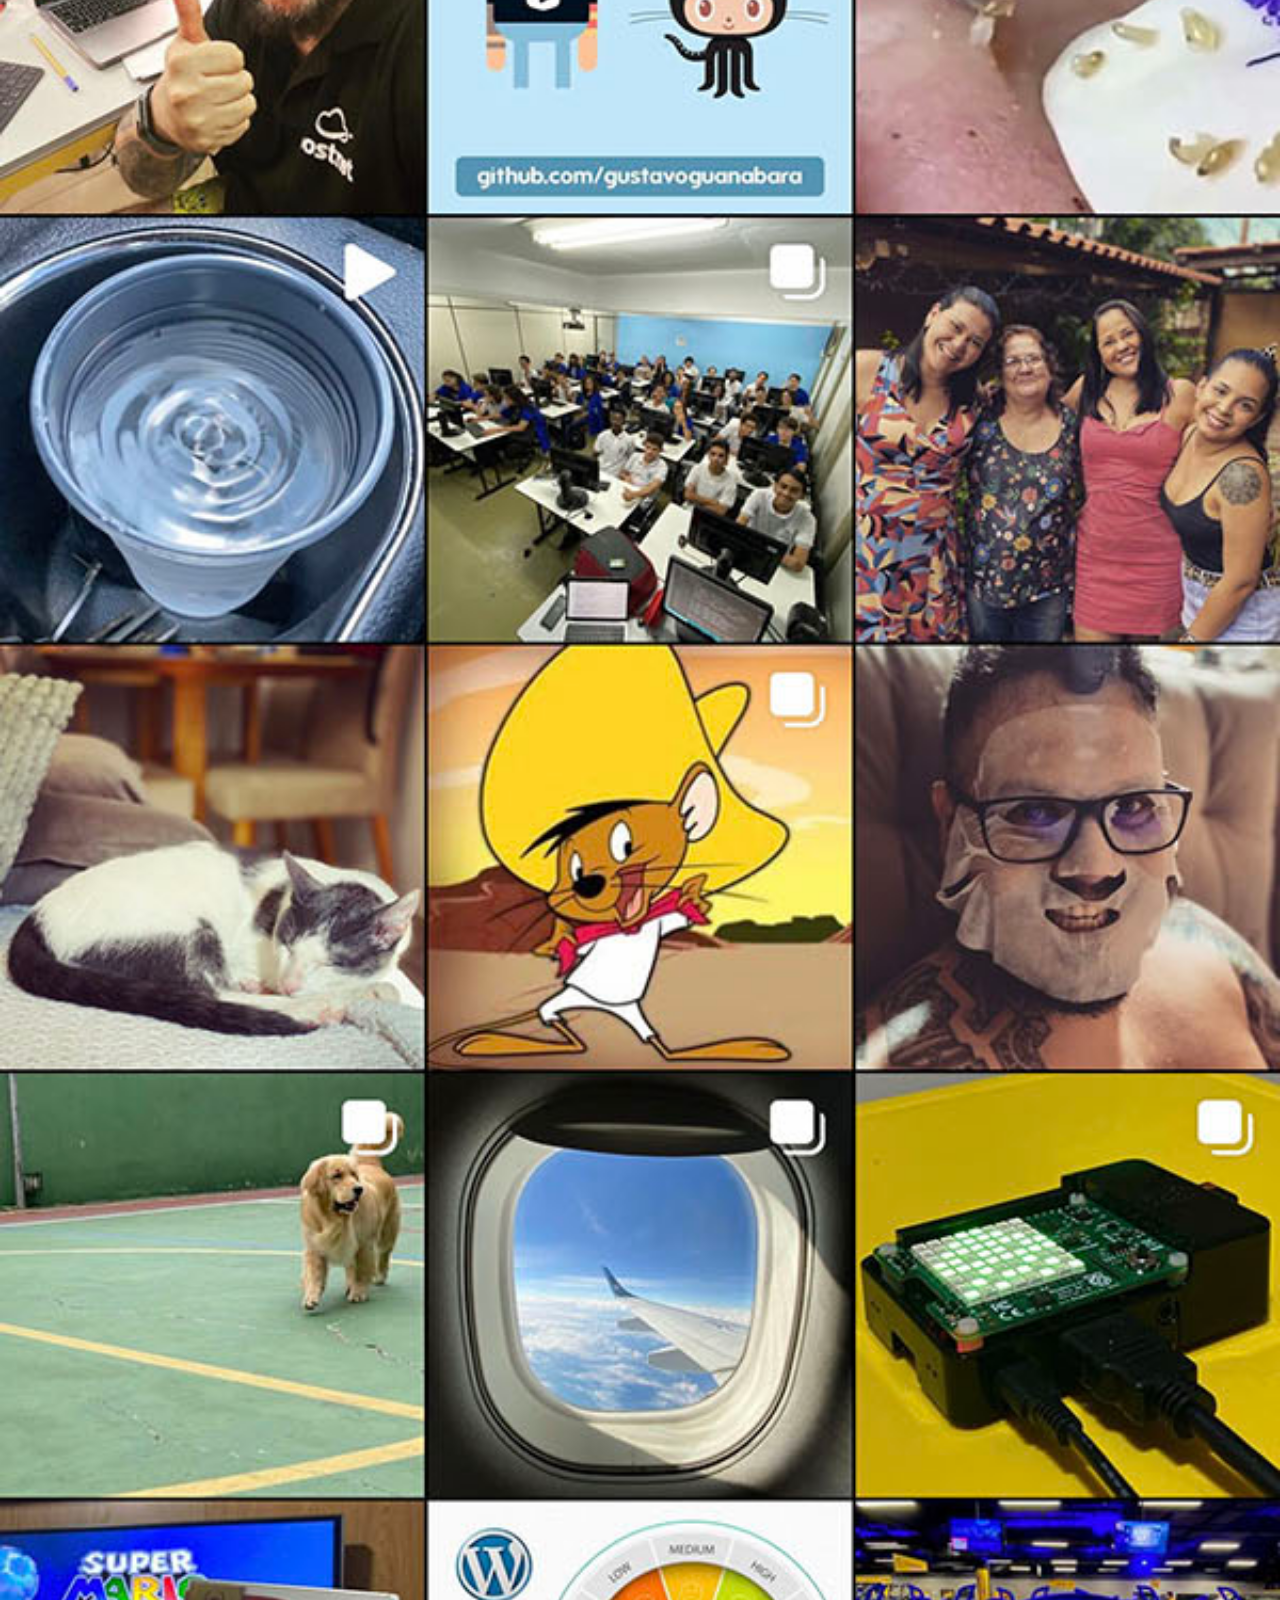
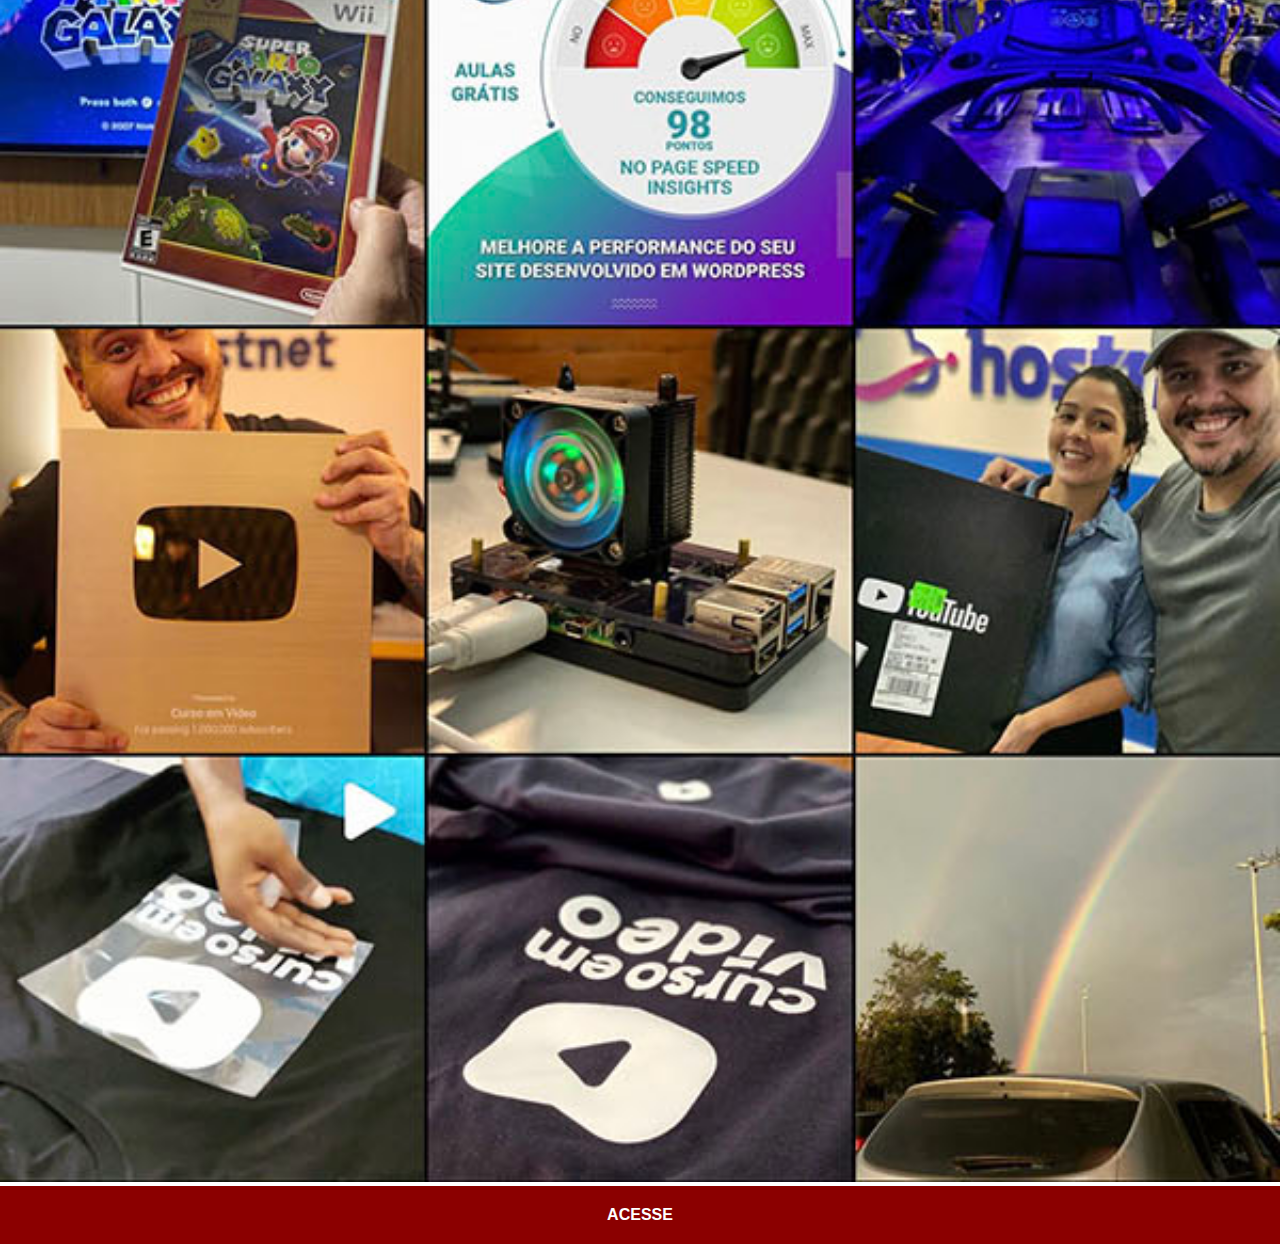
<file: instagram.html>
<!DOCTYPE html>
<html lang="pt-br">
<head>
    <meta charset="UTF-8">
    <meta name="viewport" content="width=device-width, initial-scale=1.0">
    <link rel="stylesheet" href="estilos/social.css">
    <title>Instagram</title>
</head>
<body>

    <img src="imagens/tela-instagram.jpg" alt="instagram">
    <a href="https://www.instagram.com/gustavoguanabara/" target="_blank">ACESSE</a>

</body>
</html>
</file>
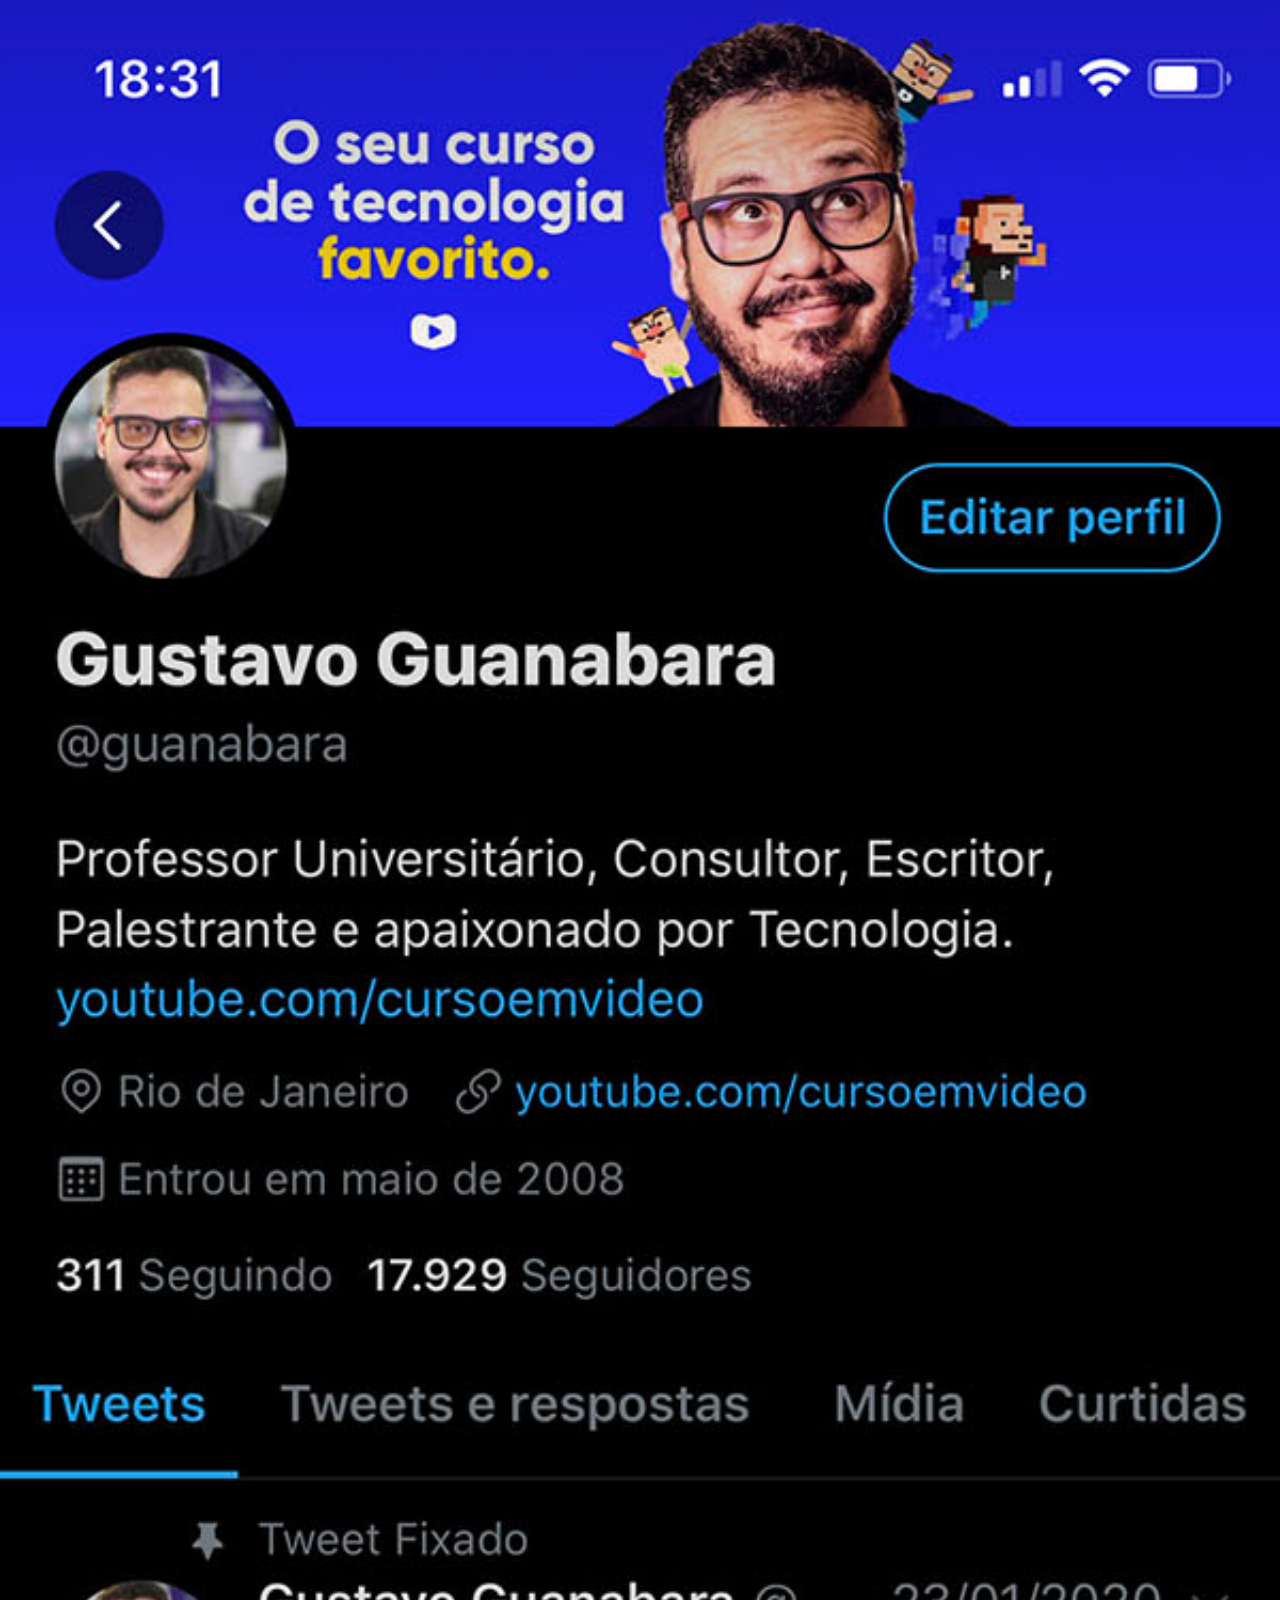
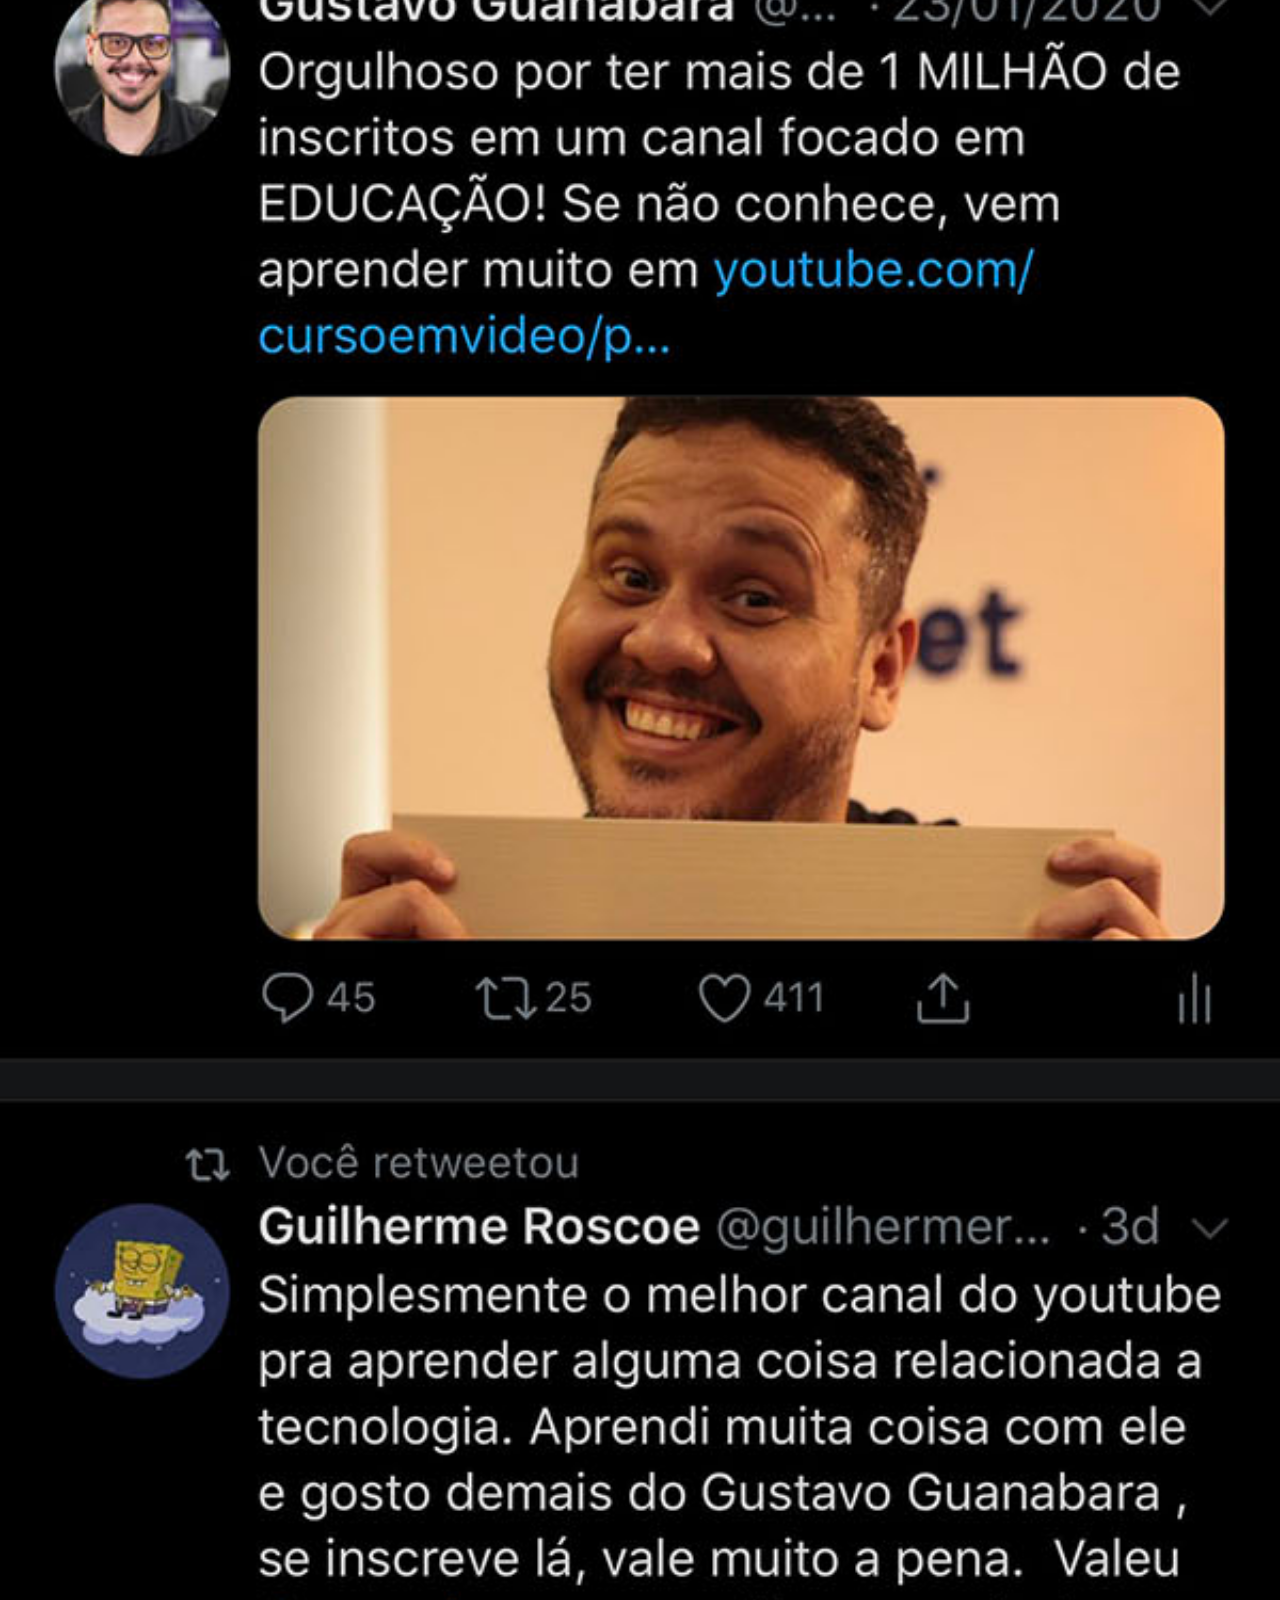
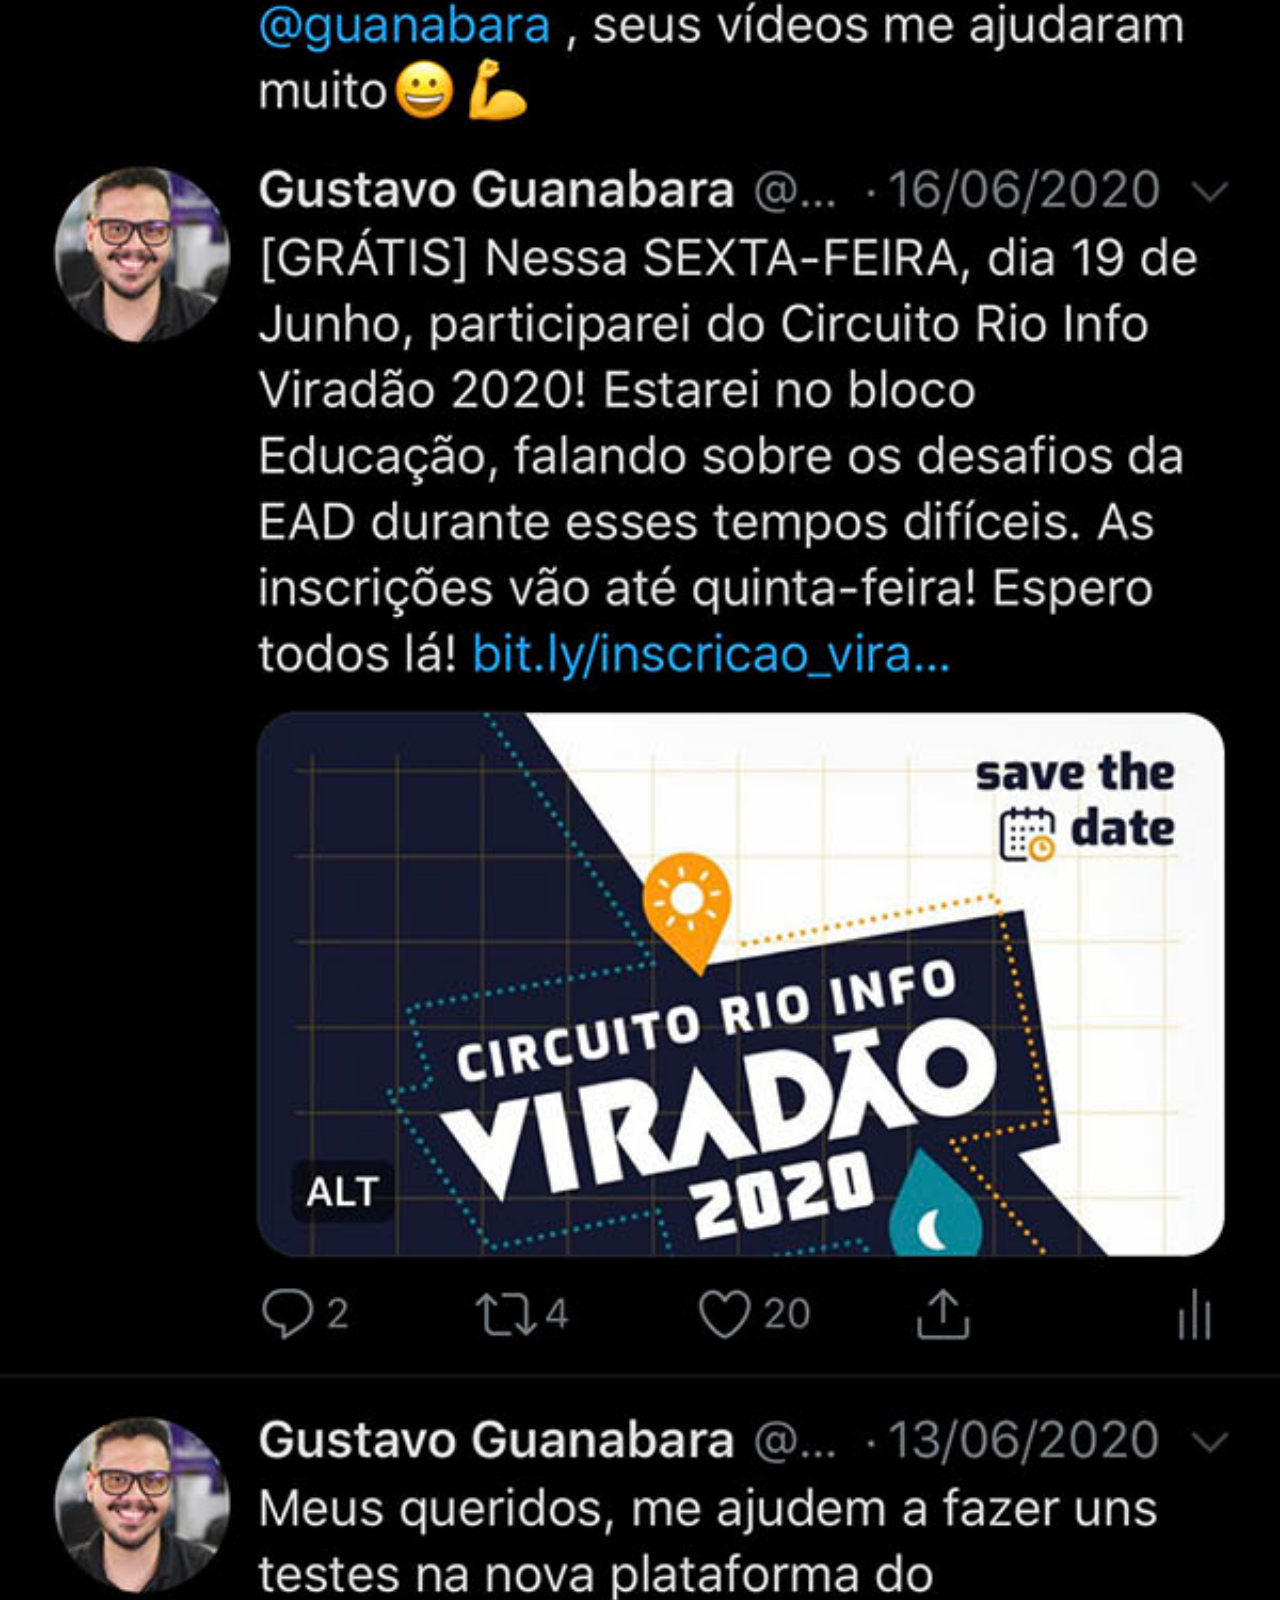
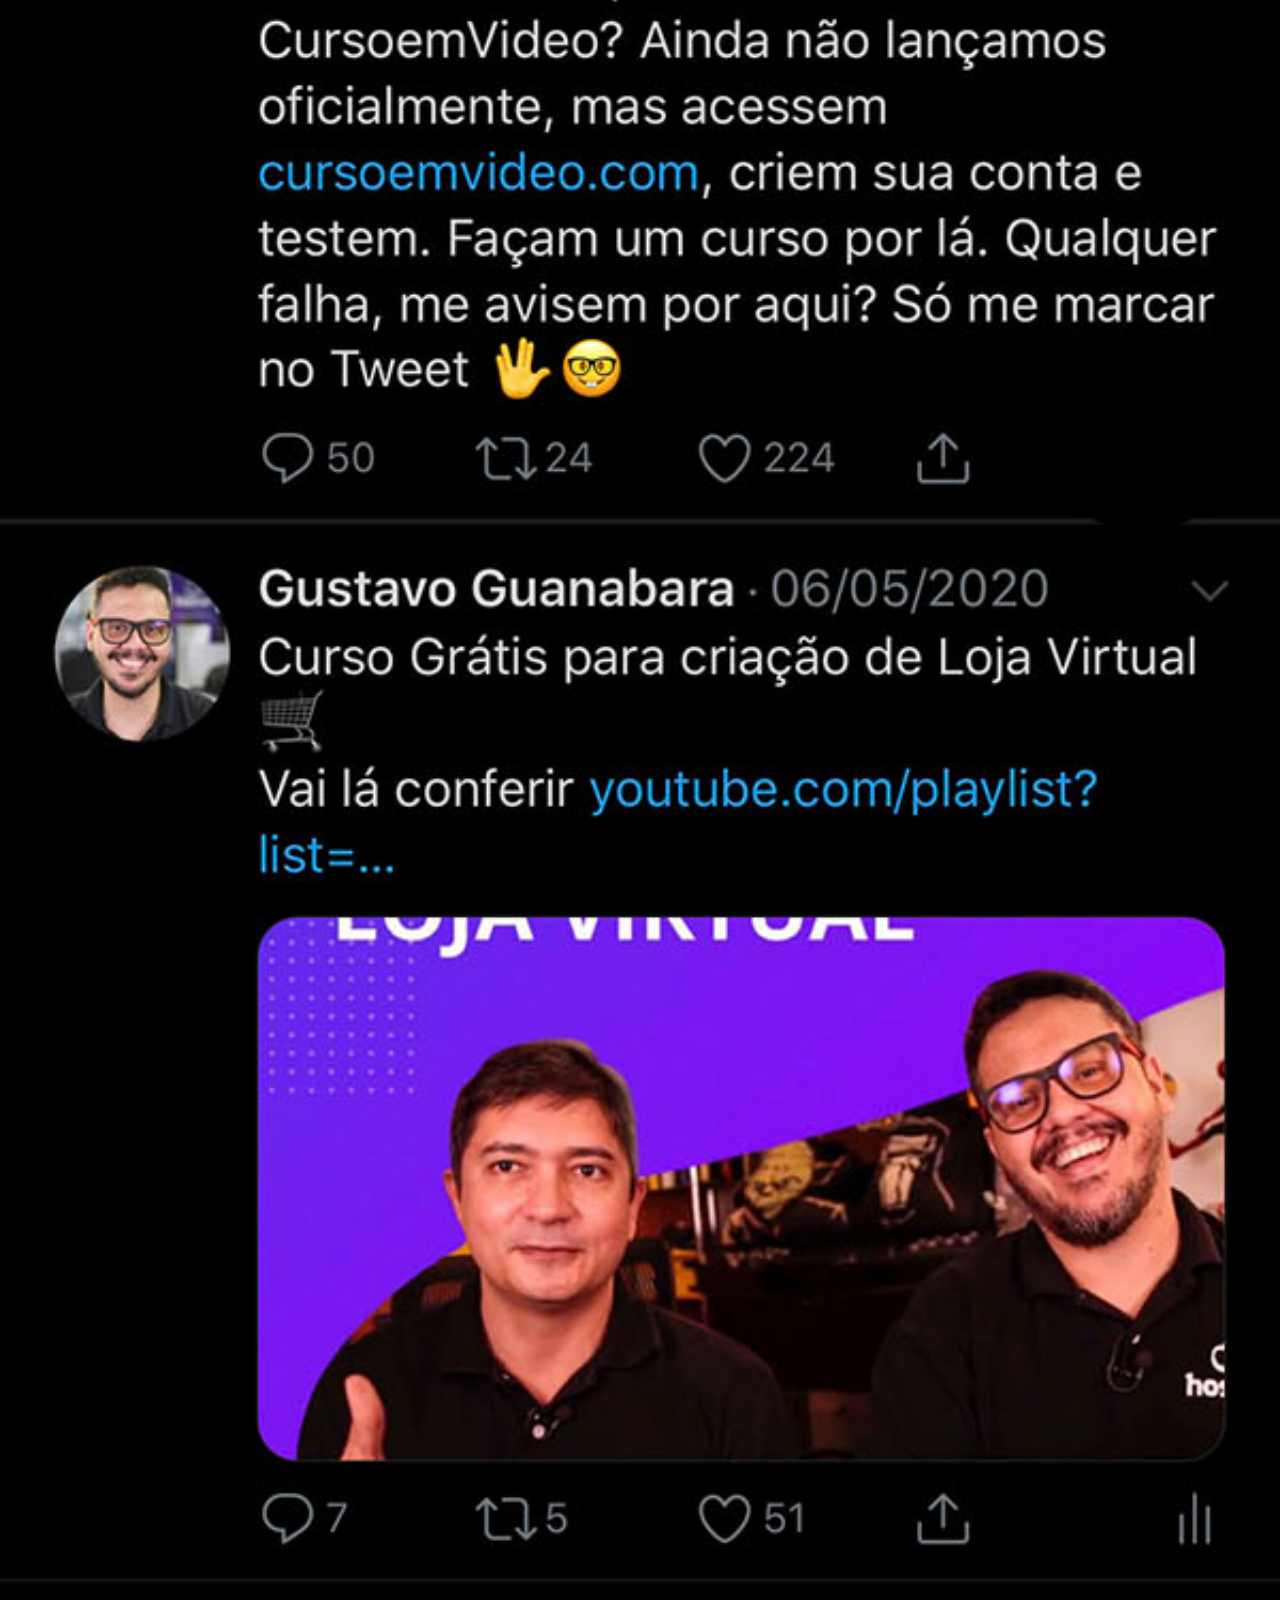
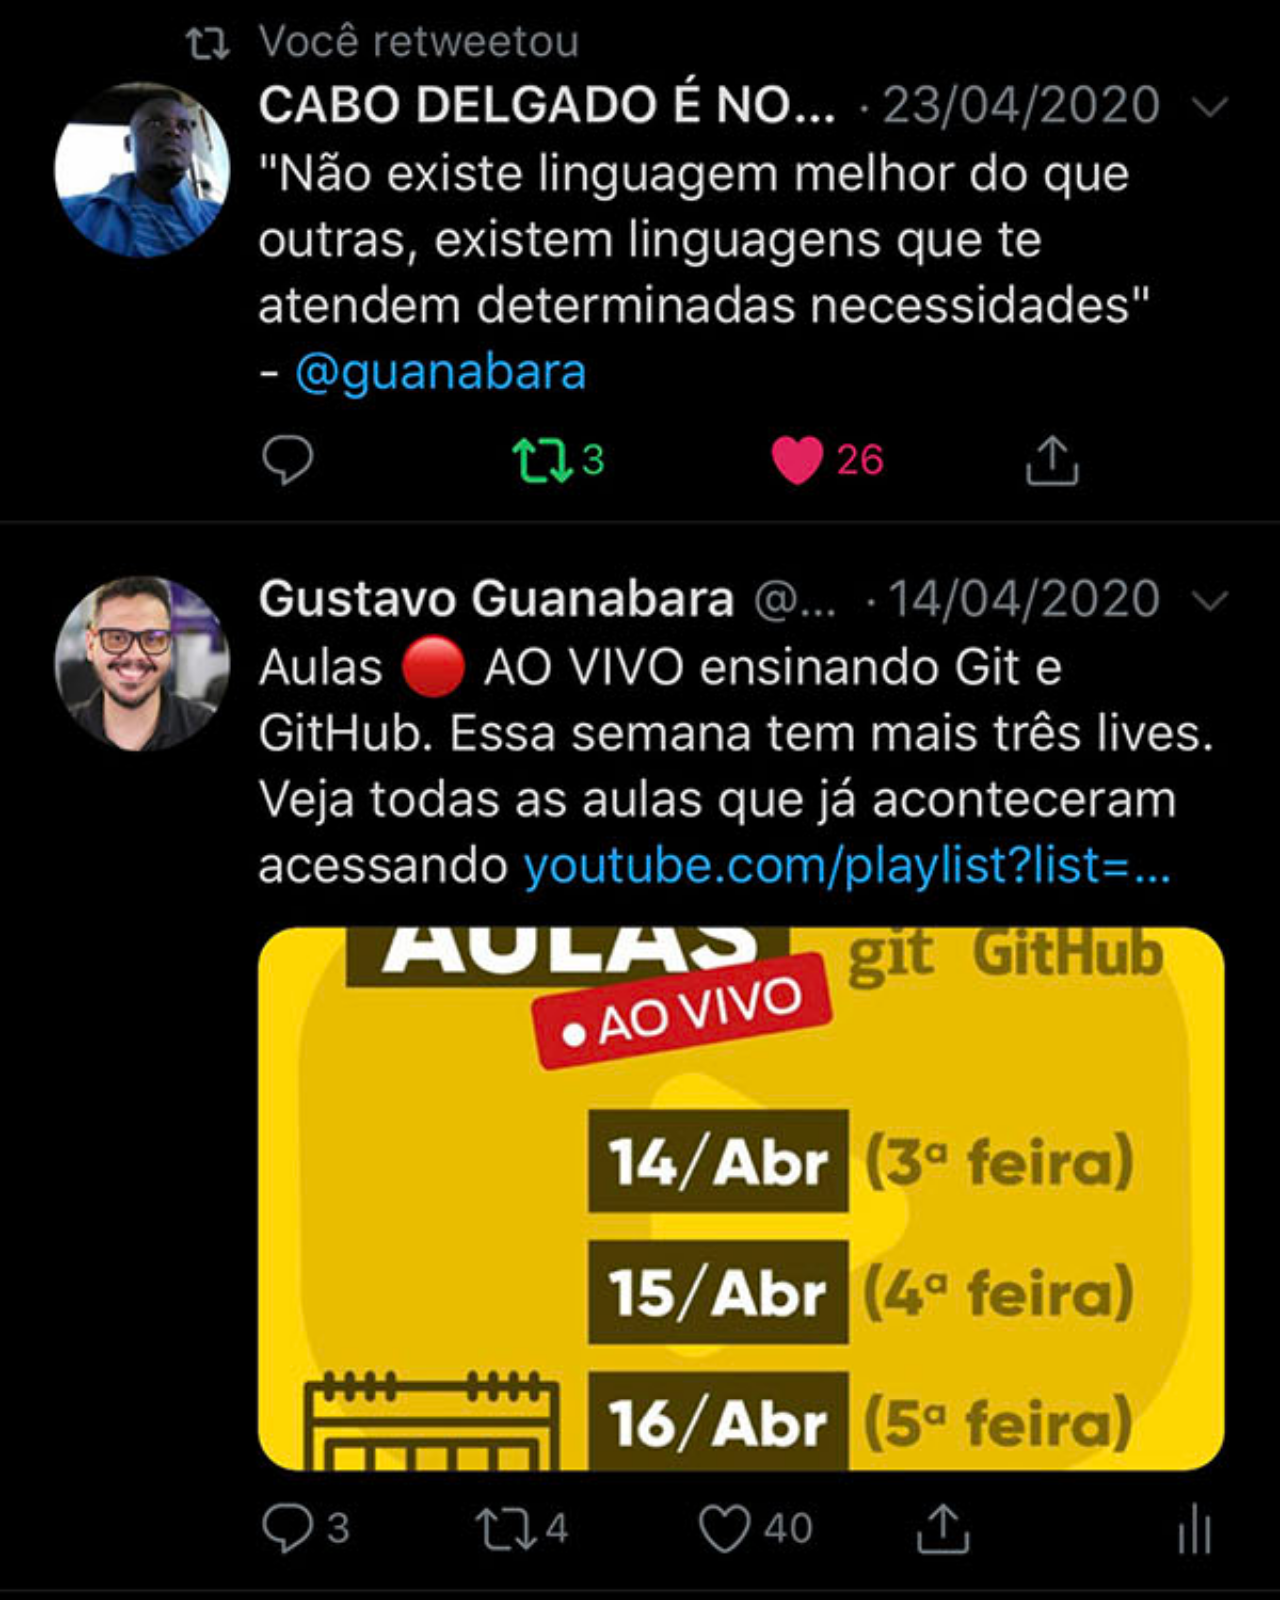
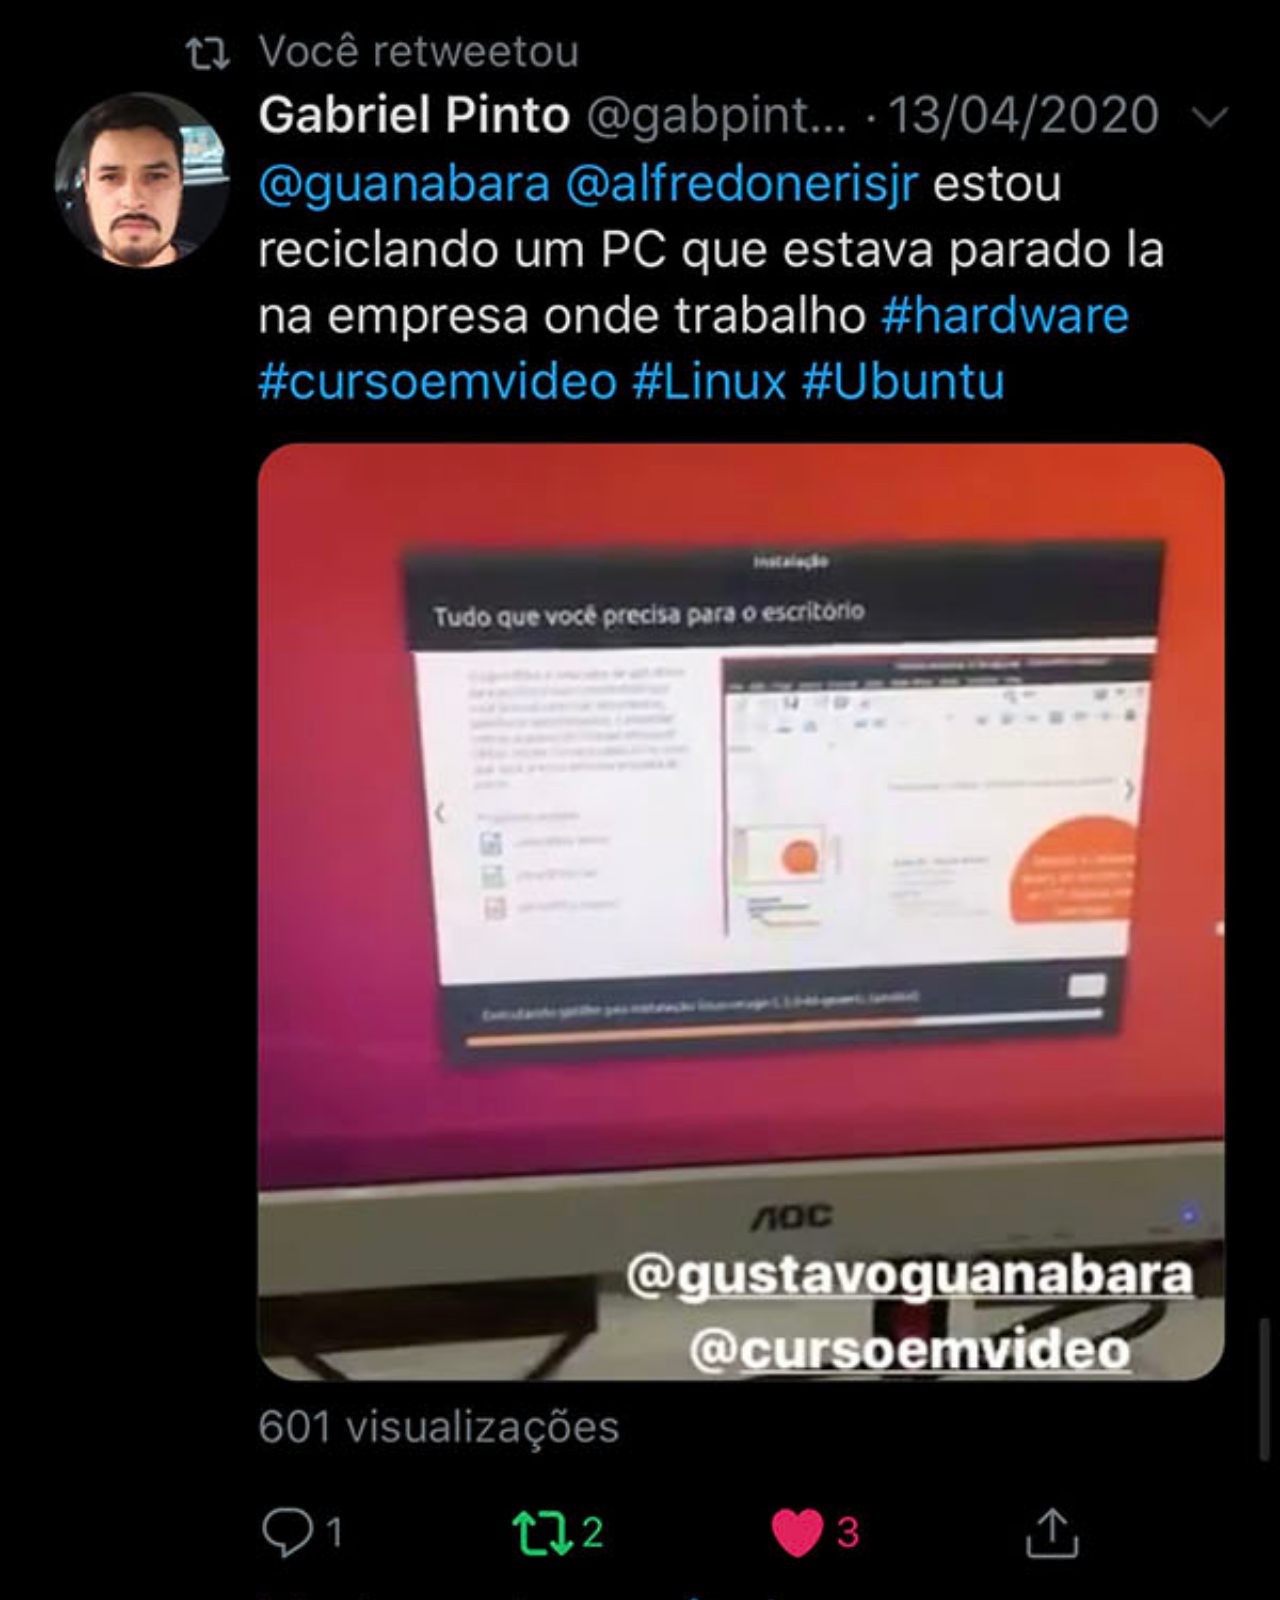
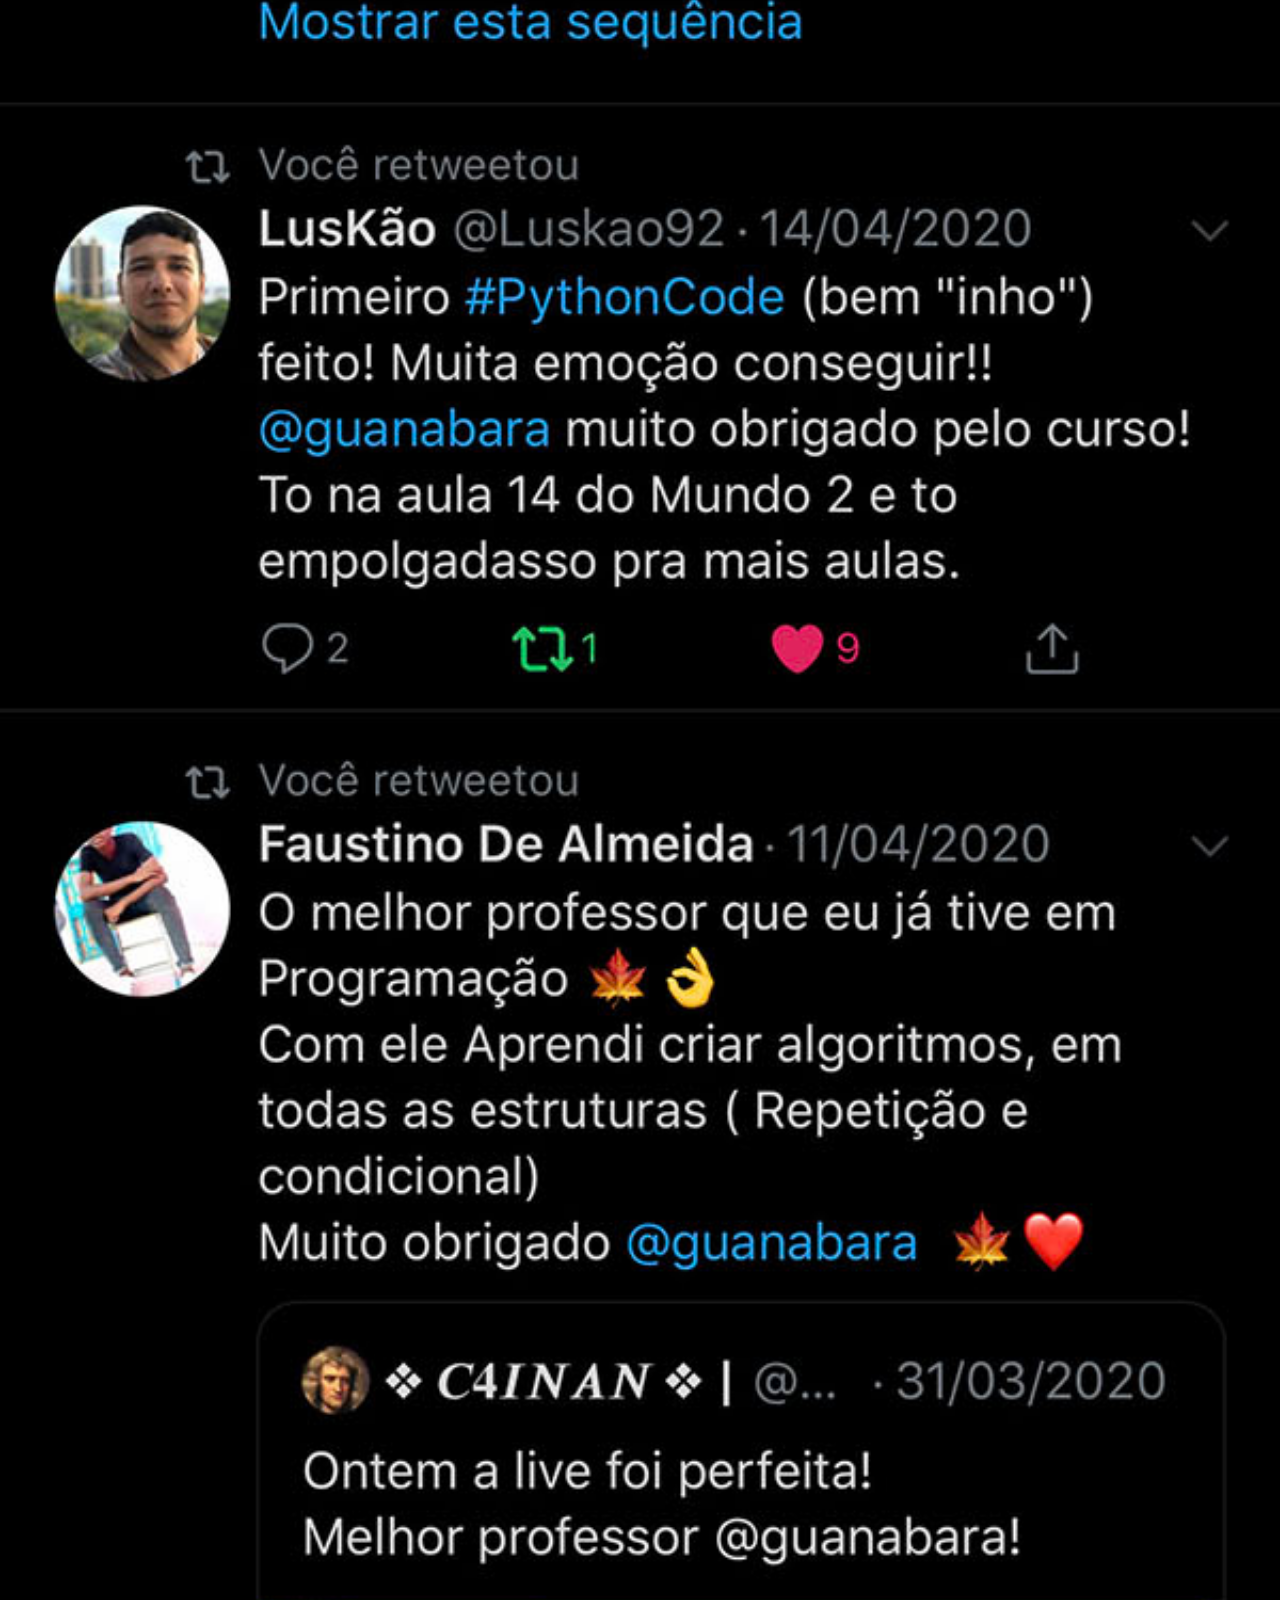
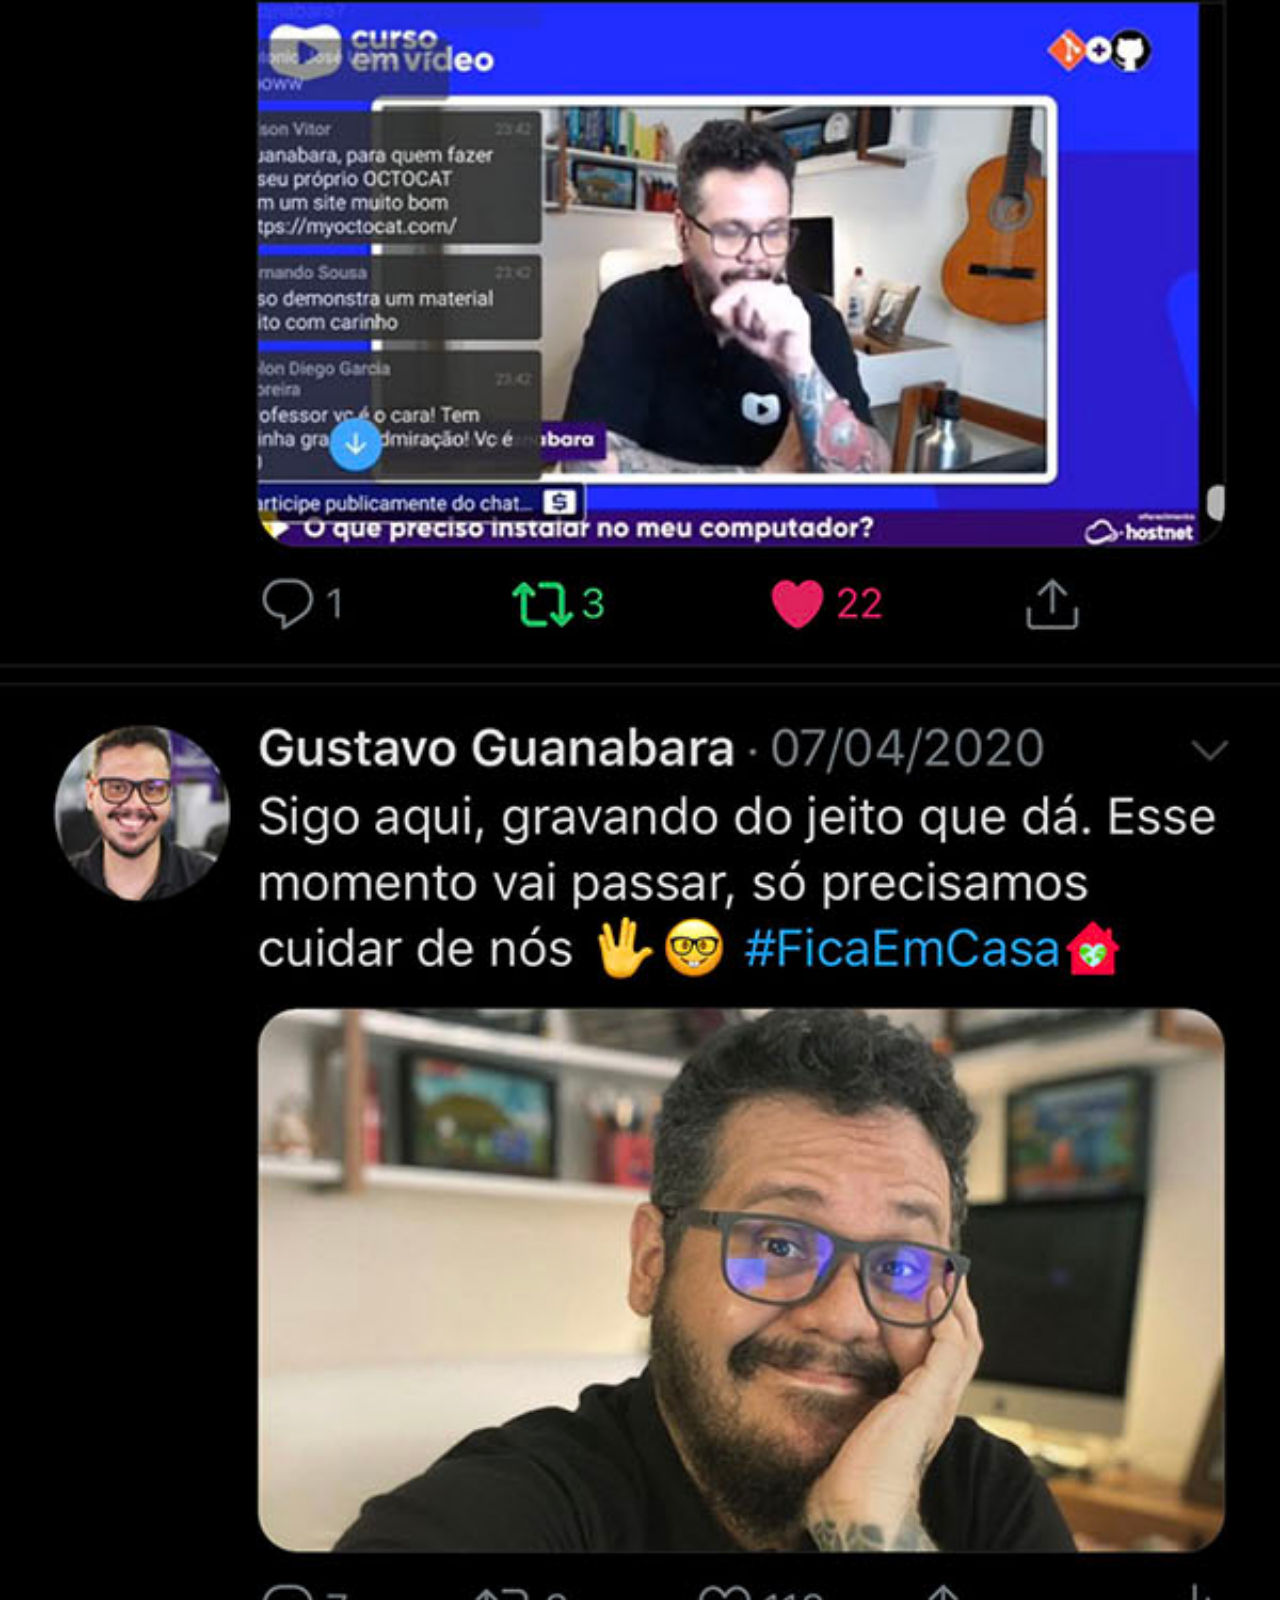
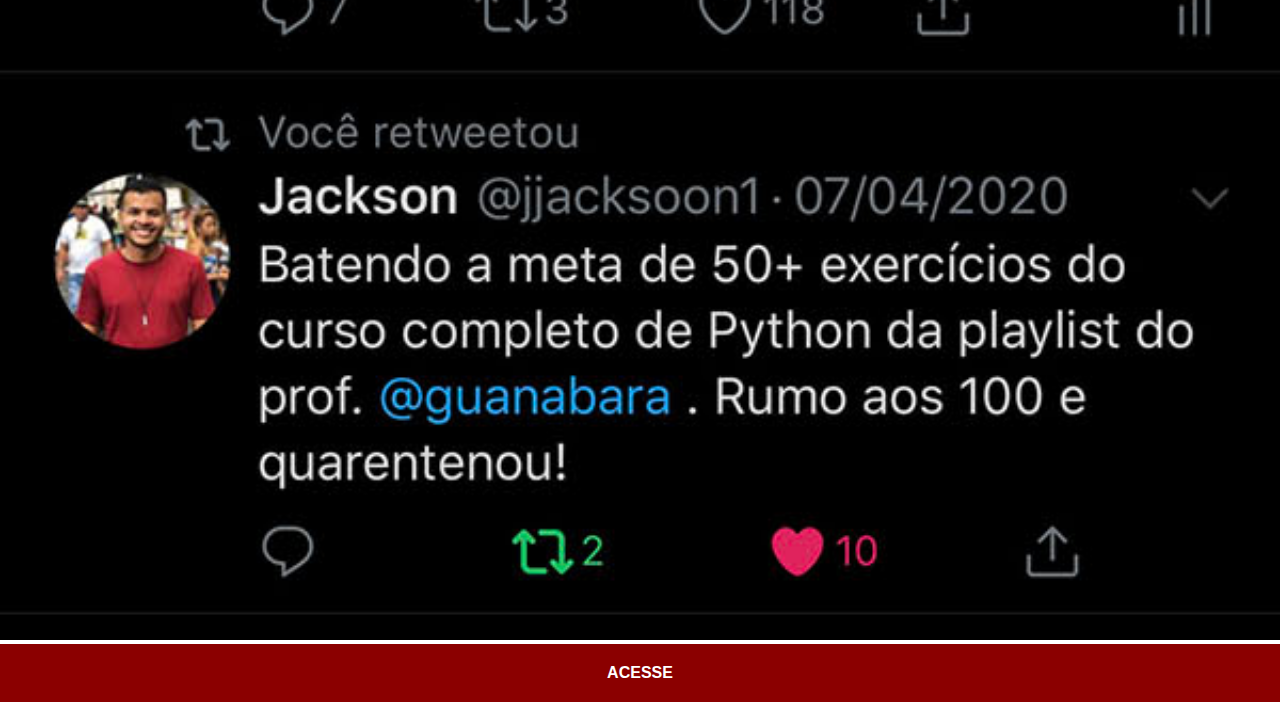
<file: twitter.html>
<!DOCTYPE html>
<html lang="pt-br">
<head>
    <meta charset="UTF-8">
    <meta name="viewport" content="width=device-width, initial-scale=1.0">
    <link rel="stylesheet" href="estilos/social.css">
    <title>Twitter</title>
</head>
<body>

    <img src="imagens/tela-twitter.jpg" alt="youtube">
    <a href="https://x.com/guanabara" target="_blank">ACESSE</a>

</body>
</html>
</file>
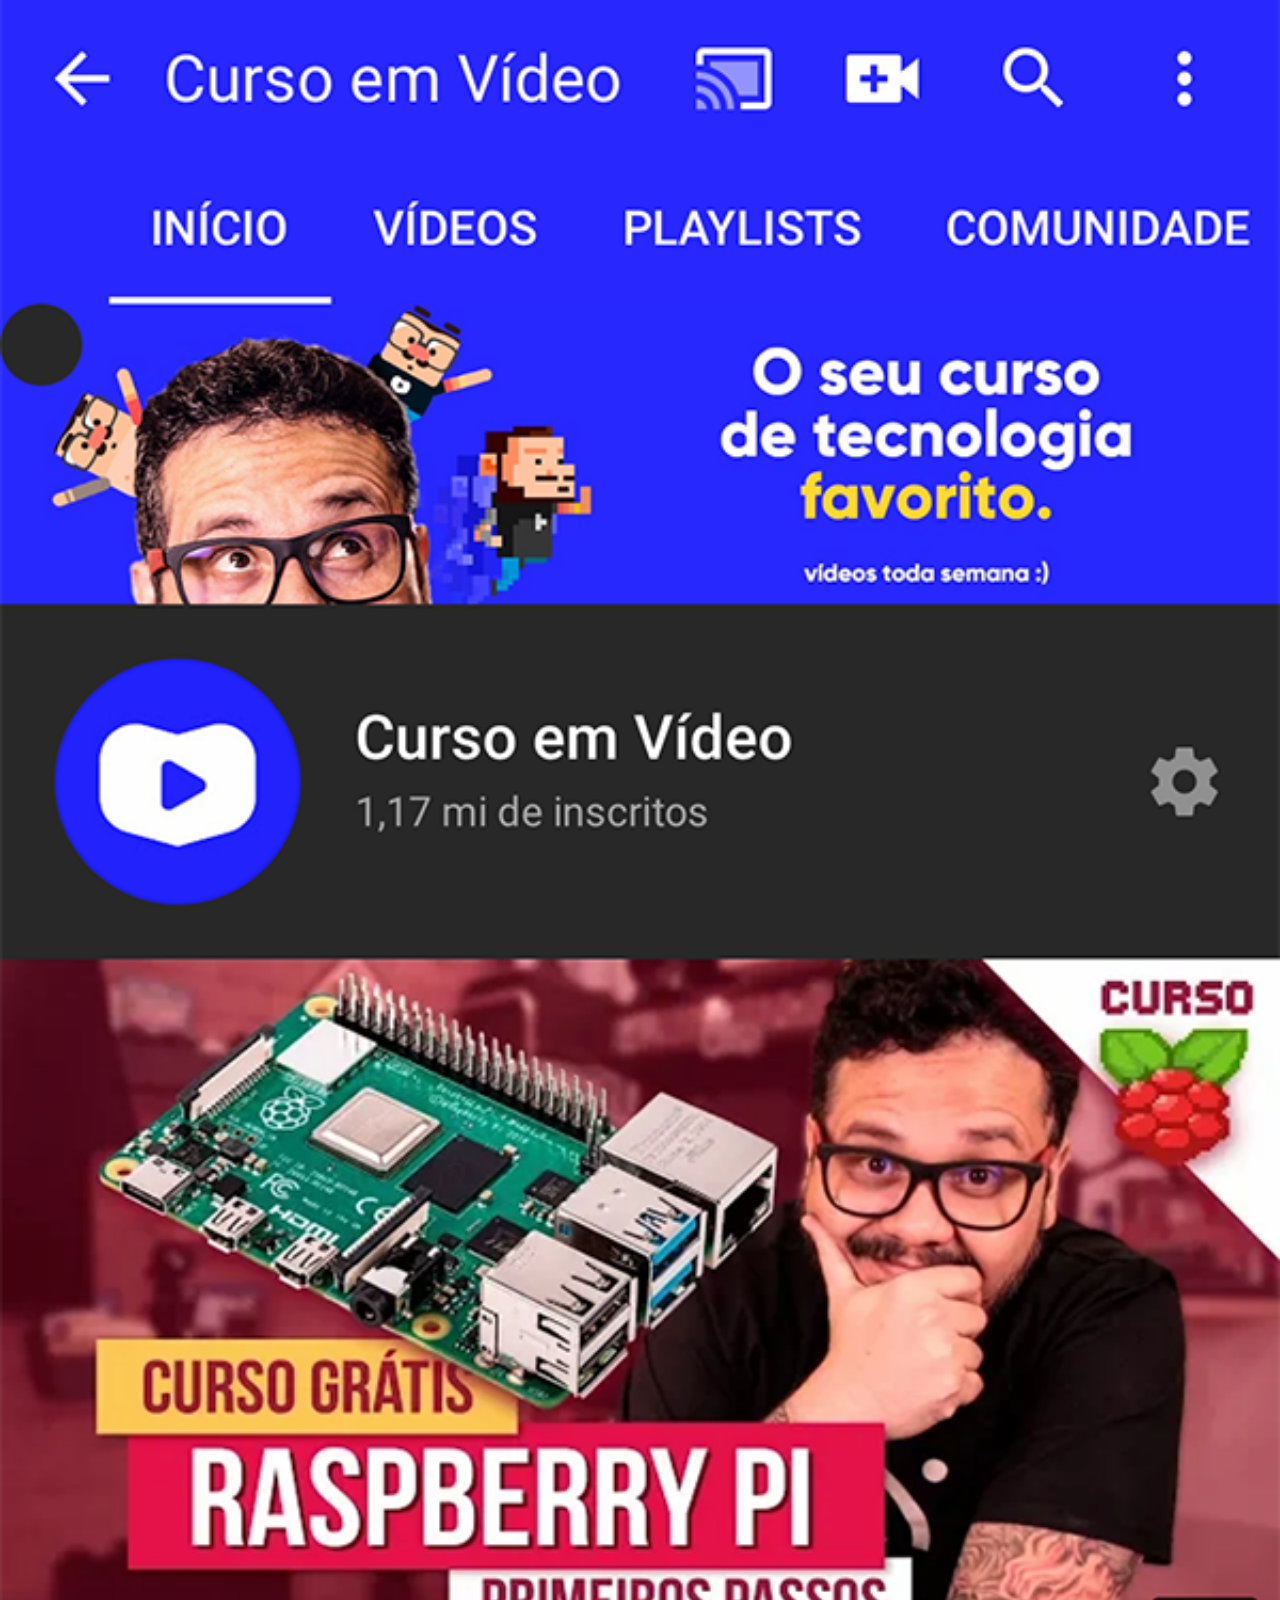
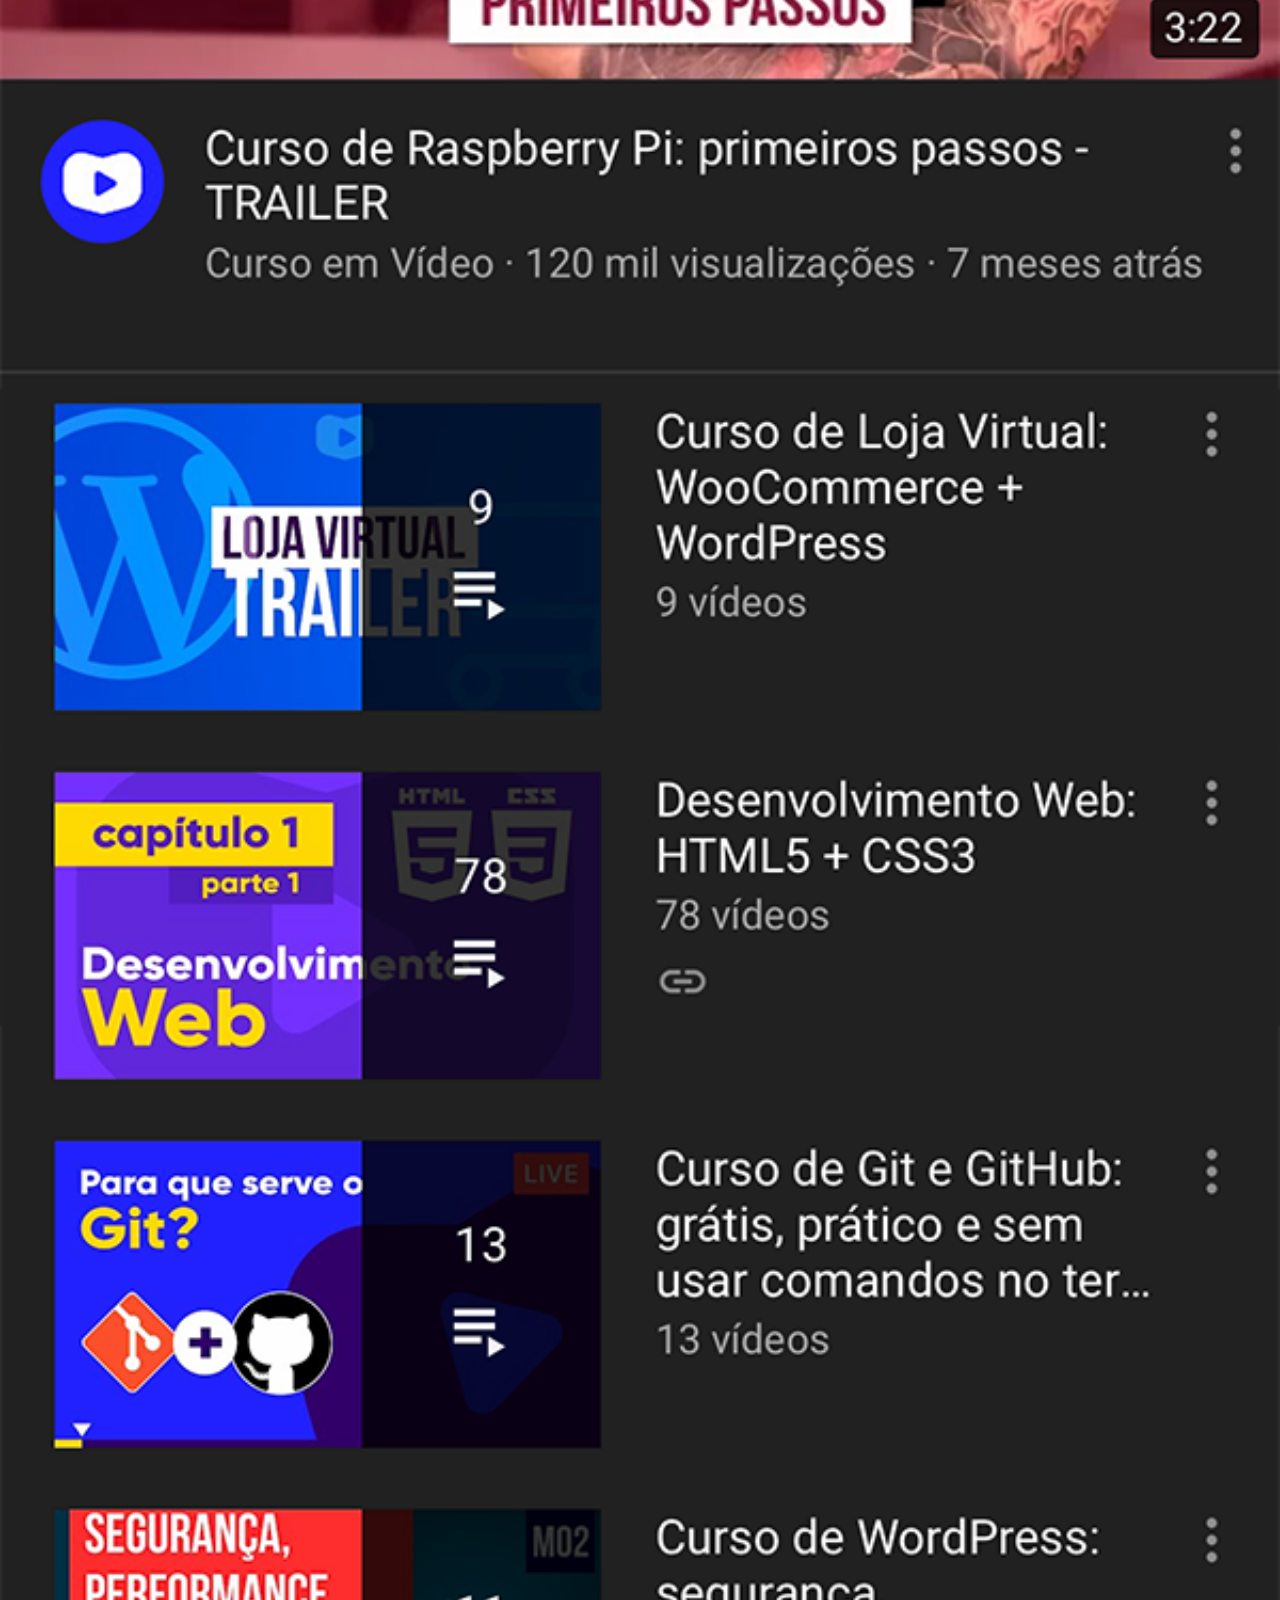
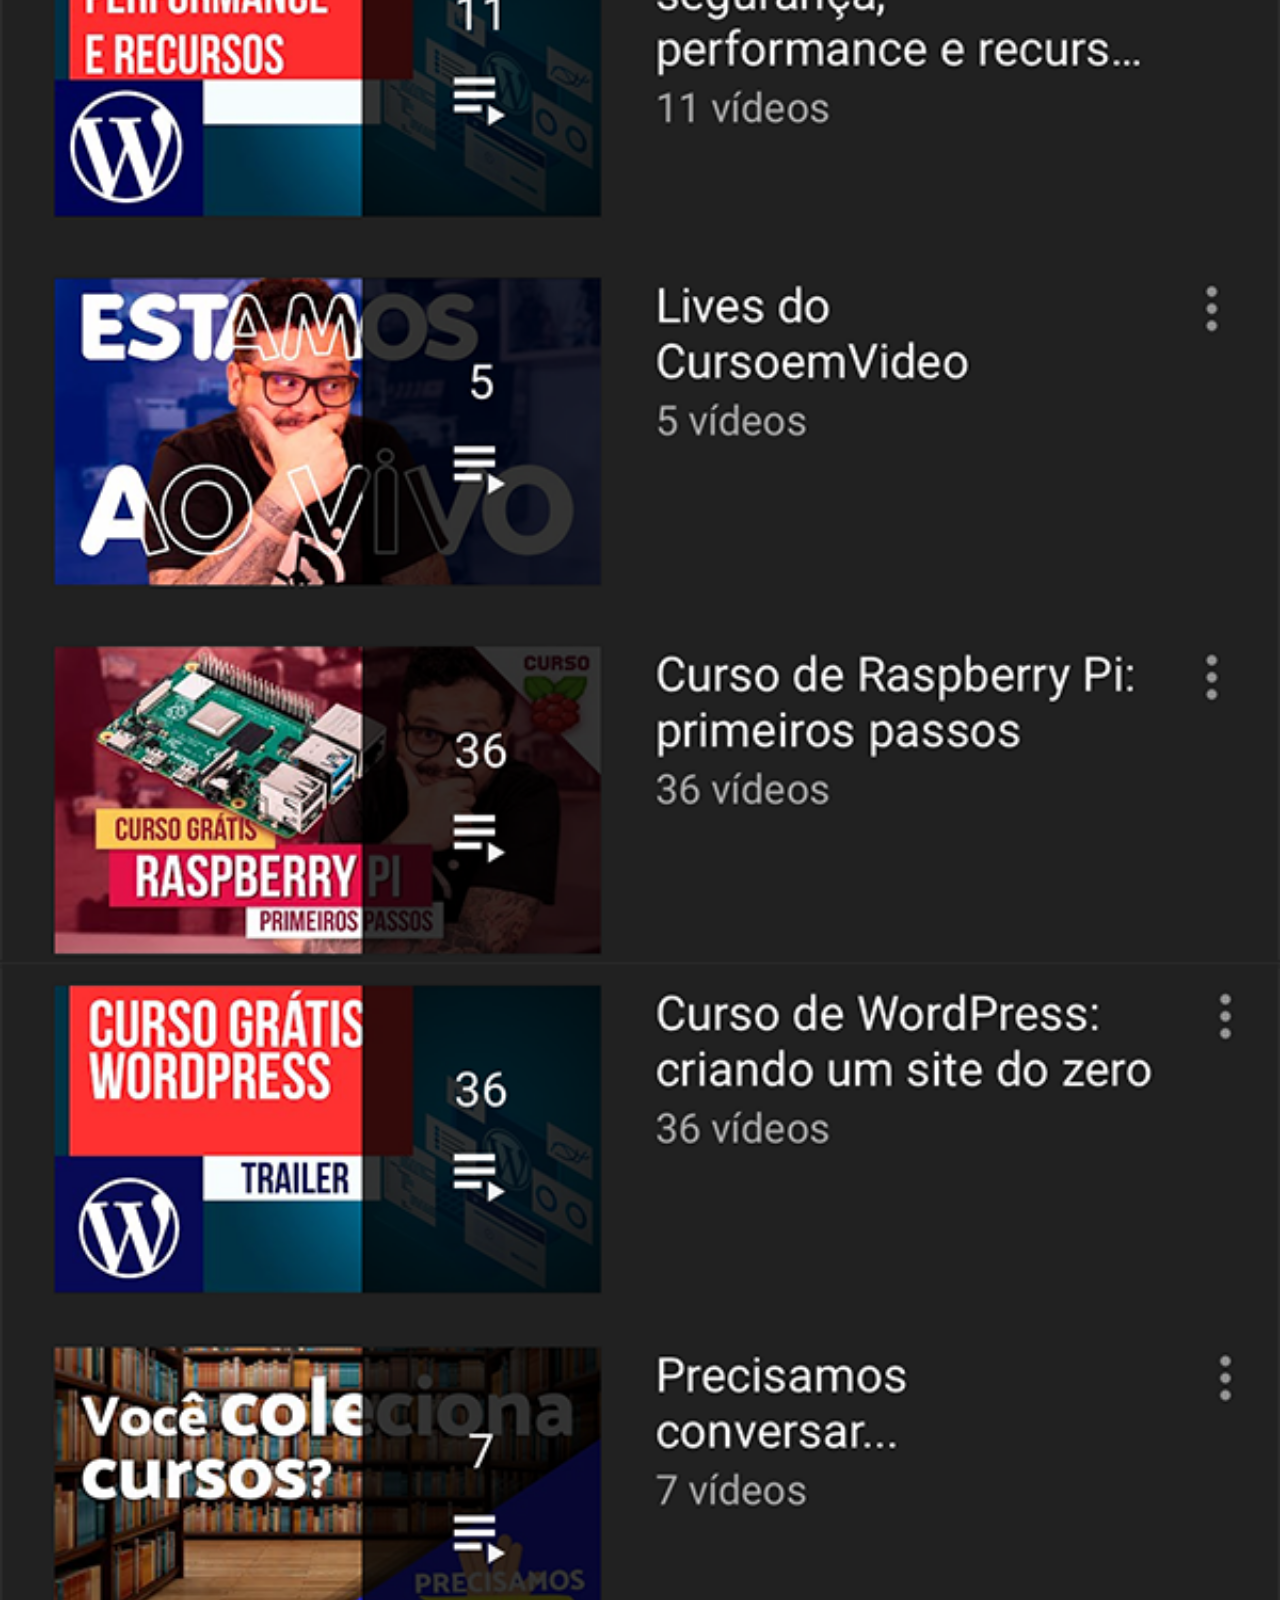
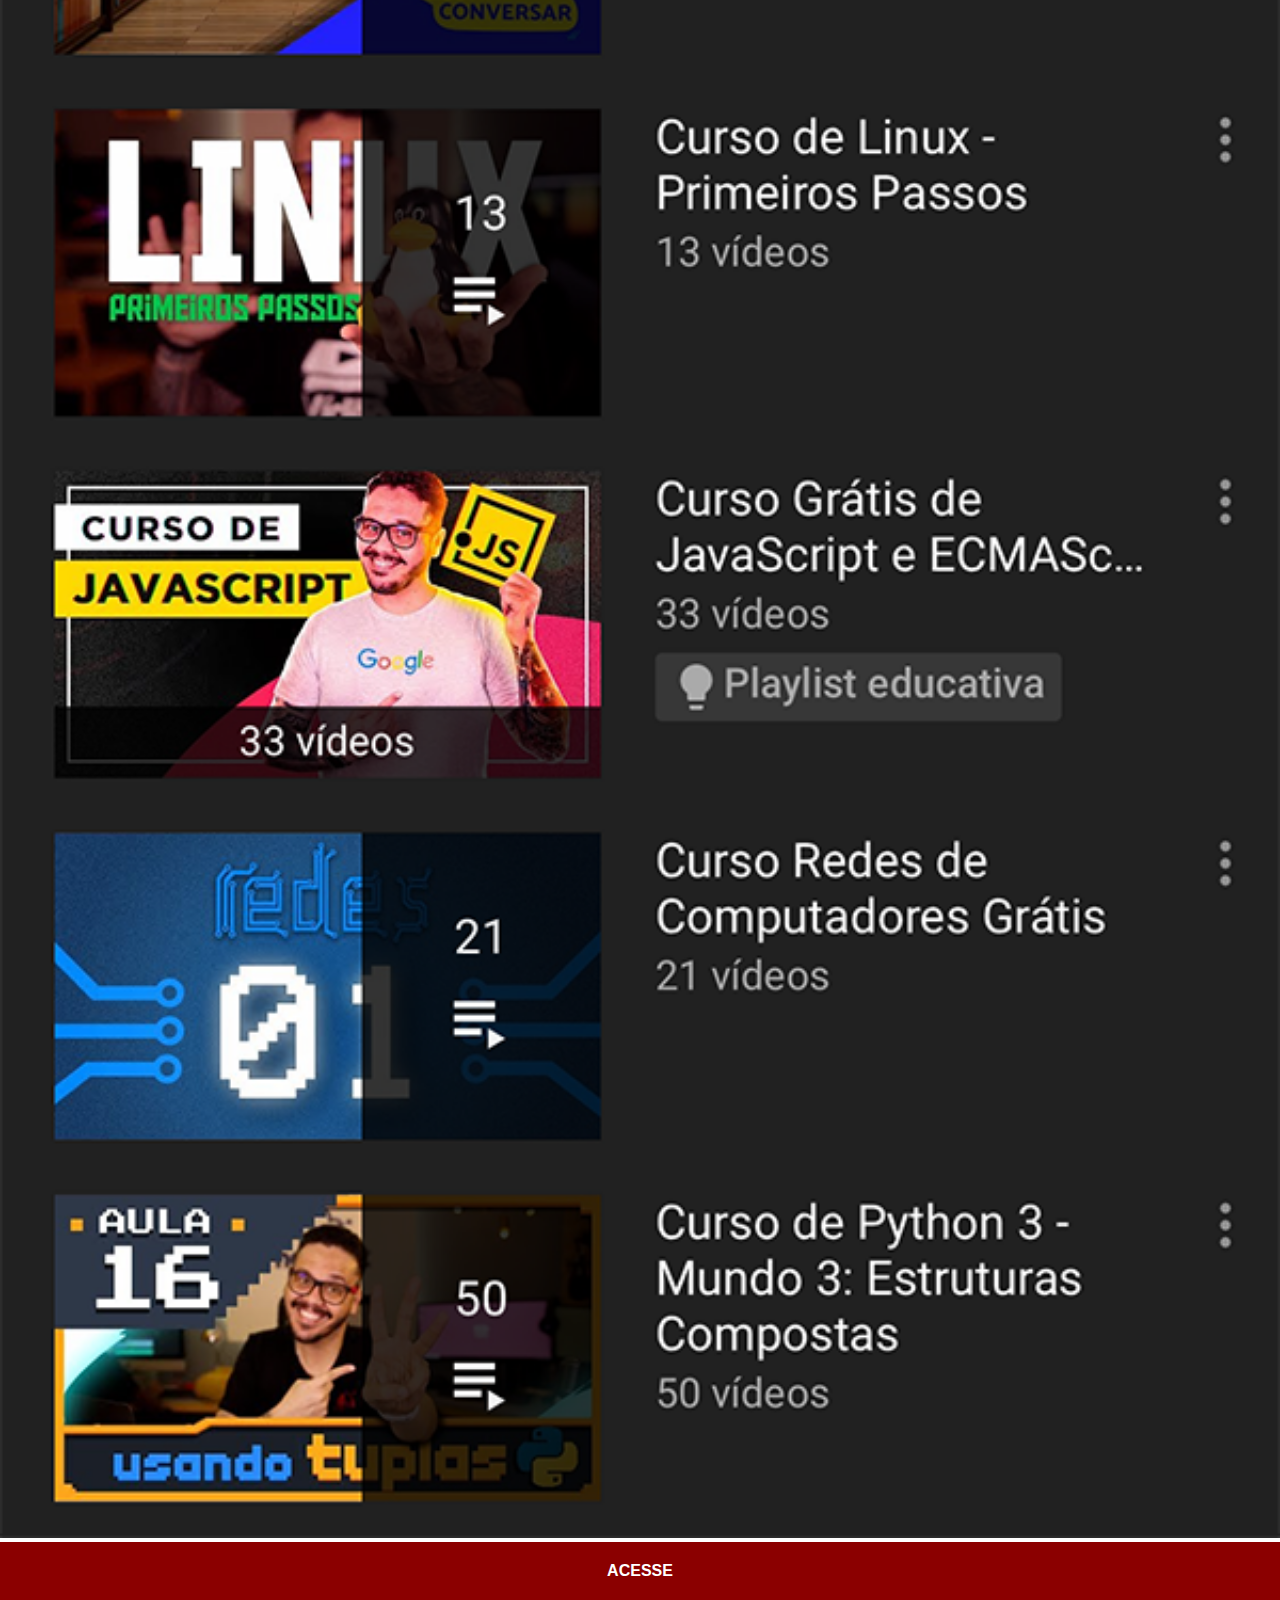
<file: youtube.html>
<!DOCTYPE html>
<html lang="pt-br">
<head>
    <meta charset="UTF-8">
    <meta name="viewport" content="width=device-width, initial-scale=1.0">
    <link rel="stylesheet" href="estilos/social.css">
    <title>Youtube</title>
</head>
<body>

    <img src="imagens/tela-youtube.png" alt="youtube">
    <a href="https://www.youtube.com/c/CursoemV%C3%ADdeo/playlists" target="_blank">ACESSE</a>

</body>
</html>
</file>
<file: estilos/style.css>
*{
    margin: 0px;
    padding: 0px;
    font-family: Arial, Helvetica, sans-serif;
}

html, body{
    height: 100vh;
    width: 100vw;
    background-color: black;
}

body{
    background: url('../imagens/fundo-madeira.jpg') no-repeat top center;
    background-size: cover;
    background-attachment: fixed;
}

main{
    height: 100vh;
    position: relative;
}

section#telefone{
    height: 627px;
    width: 311px;
    position: absolute;
    top: 50%;
    left: 50%;
    transform: translate(-50%, -50%);
    background: url('../imagens/frame-iphone.png') no-repeat;
}

iframe#tela{
    position: relative;
    top: 80px;
    left: 22px;
    width: 269px;
    height: 471px;
}
</file>
<file: estilos/social.css>
*{
    margin: 0px;
    padding: 0px;
    font-family: Arial, Helvetica, sans-serif;
}

::-webkit-scrollbar{
    width: 0px;
    height: 0px;
}

img{
    width: 100vw;
}

a{
    display: block;
    background-color: darkred;
    padding: 20px;
    text-align: center;
    font-weight: bolder;
    text-decoration: none;
    color: white;
}

a:hover{
    background-color: red;
}
</file>
